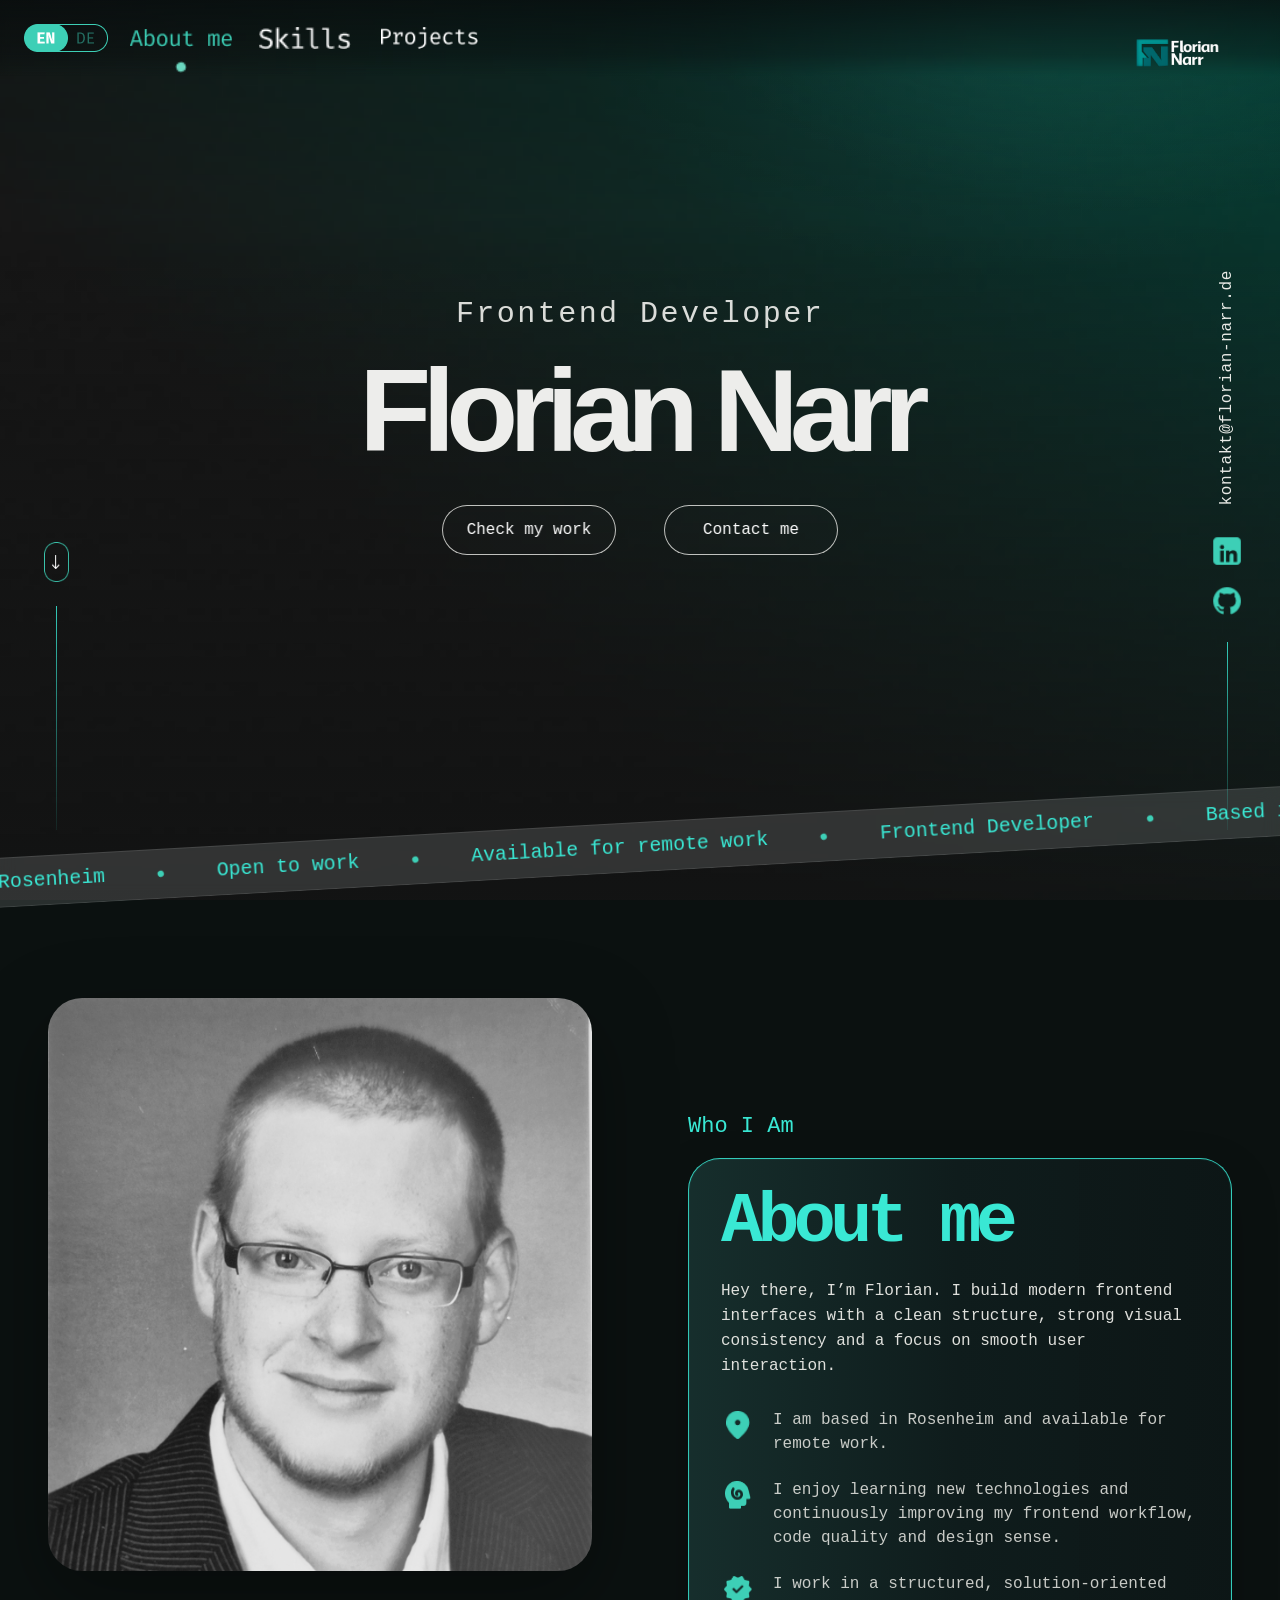
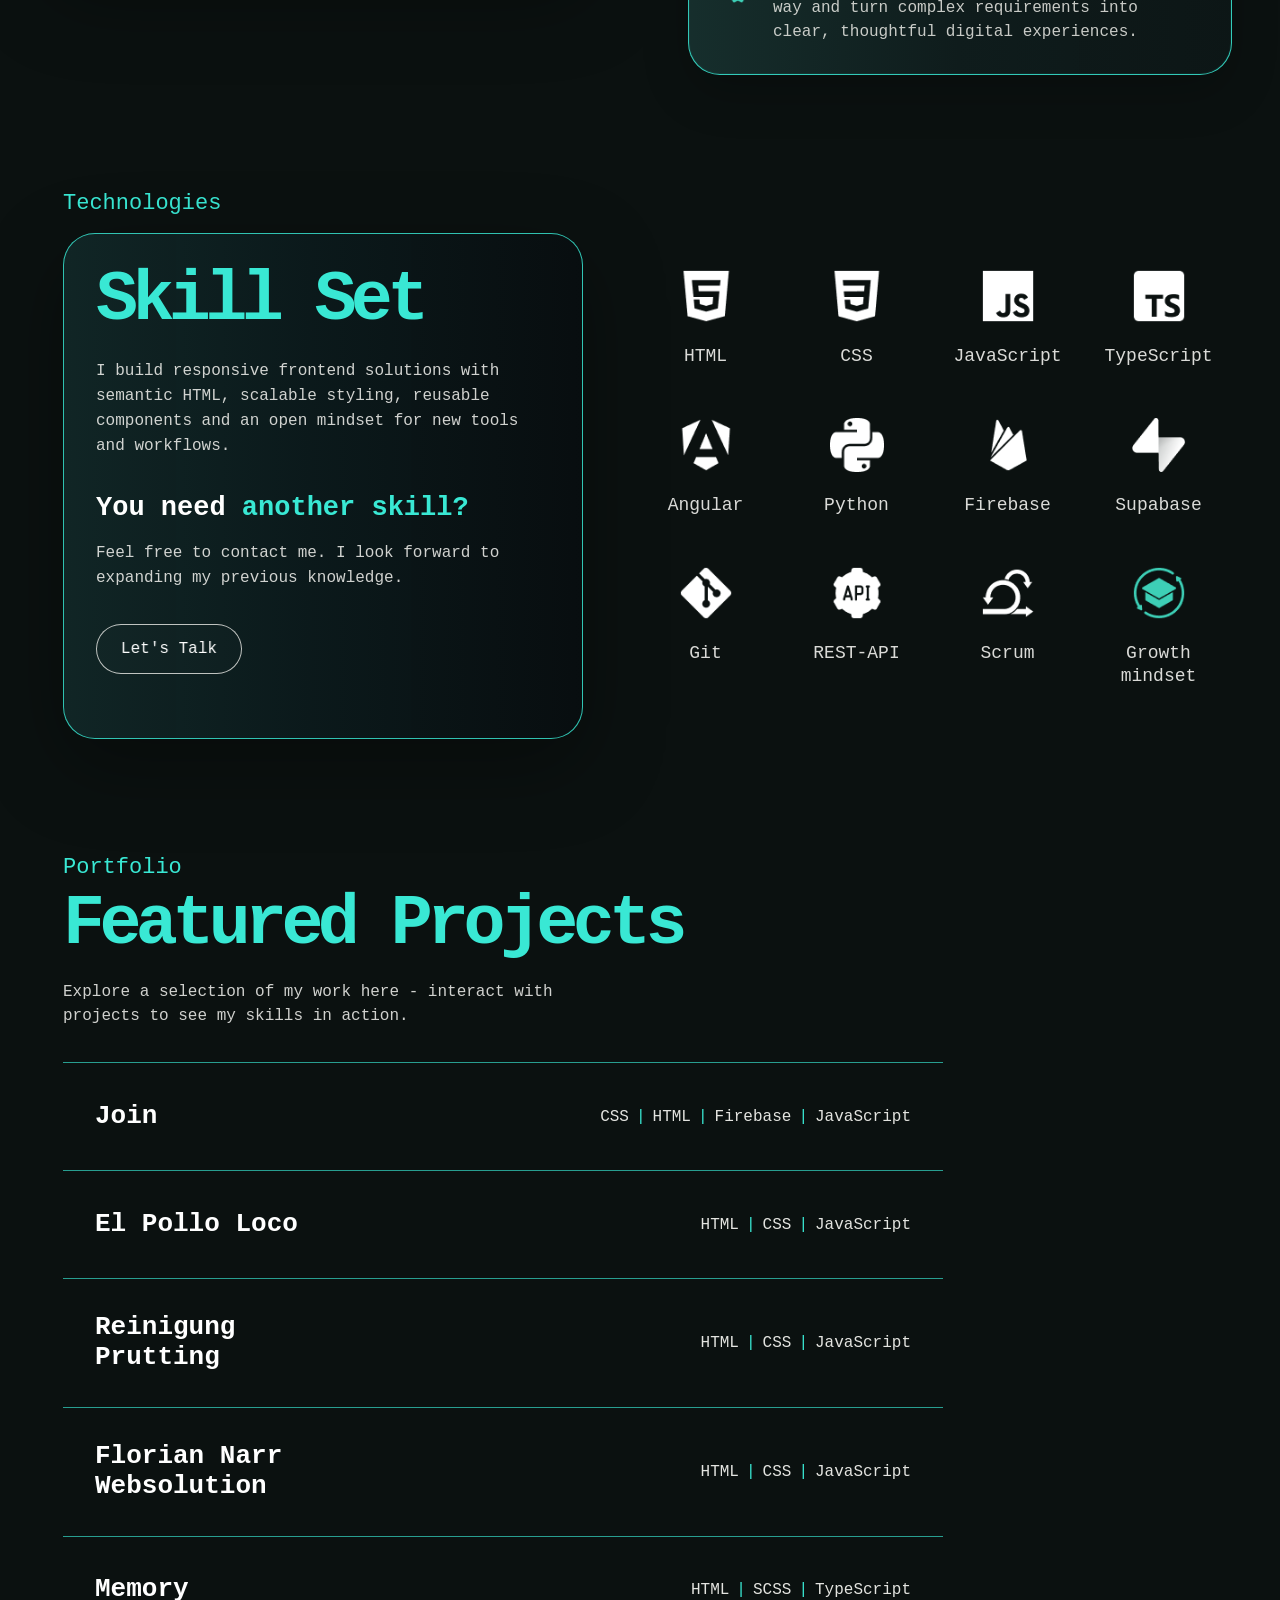
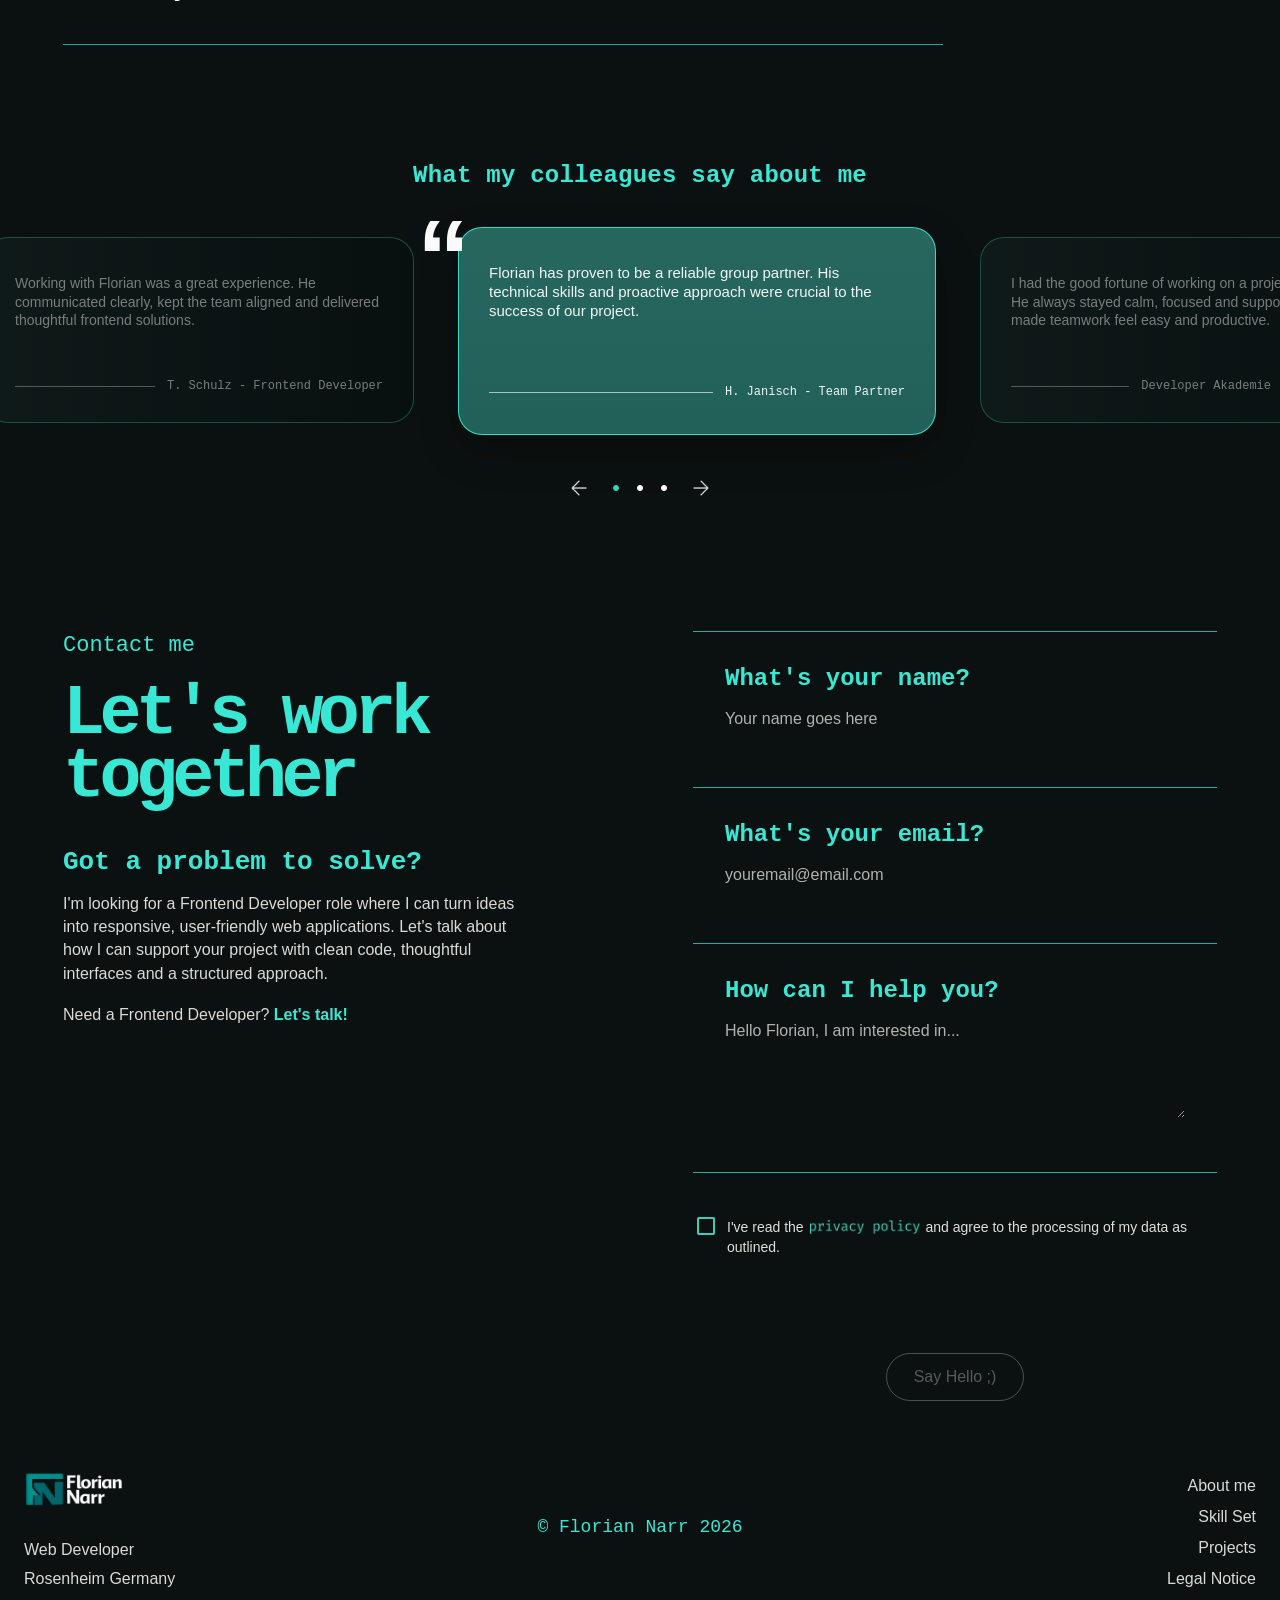
<file: index.html>
<!DOCTYPE html>
<html lang="en">
<head>
  <meta charset="UTF-8" />
  <meta name="robots" content="noindex, noimageindex" />
  <meta name="viewport" content="width=device-width, initial-scale=1.0" />
  <title>Florian Narr | Frontend Developer</title>
  
  <link rel="icon" type="image/png" href="./assets/imgs/Header/logo_responsive.png" />

  <link rel="preload" href="/font/Karla-Regular.ttf" as="font" type="font/ttf" crossorigin />
  <link rel="preload" href="/font/Karla-Bold.ttf" as="font" type="font/ttf" crossorigin />
  <link rel="preload" href="/font/FiraCode-Bold.ttf" as="font" type="font/ttf" crossorigin />

<link rel="stylesheet" href="style.css" />
<link rel="stylesheet" href="./styles/header.css" />
<link rel="stylesheet" href="./styles/footer.css" />
<link rel="stylesheet" href="./styles/hero.css" />
<link rel="stylesheet" href="./styles/about-me.css" />
<link rel="stylesheet" href="./styles/skills.css" />
<link rel="stylesheet" href="./styles/projects.css" />
<link rel="stylesheet" href="./styles/references.css" />
<link rel="stylesheet" href="./styles/contact.css" />
<link rel="stylesheet" href="./styles/overlay.css" />
<link rel="stylesheet" href="./styles/legal.css">

<script src="./scripts/data.js" defer></script>
<script src="./scripts/state.js" defer></script>
<script src="./scripts/helpers.js" defer></script>
<script src="./scripts/render.js" defer></script>
<script src="./scripts/language.js" defer></script>
<script src="./scripts/cursor.js" defer></script>
<script src="./scripts/contact.js" defer></script>
<script src="./scripts/navigation.js" defer></script>
<script src="script.js" defer></script>
</head>

<body>
  <header class="site-header">
  <div class="site-header__inner">
    <div class="site-header__left" id="siteHeaderMobileMenu">
      <button
        class="site-header__lang-button"
        type="button"
        aria-label="Switch language to German"
        aria-pressed="false"
      >
        <img
          src="/assets/imgs/Header/Language_switch.png"
          alt="Language switch"
          class="site-header__lang-switch"
        />
      </button>

      <nav class="site-header__nav" aria-label="Main navigation">
        <a href="#about" class="site-header__link" aria-label="About me">
          <img
            class="site-header__link-hover"
            src="/assets/imgs/Header/radio_button_unchecked.png"
            alt=""
            aria-hidden="true"
          />
        </a>

        <a href="#skills" class="site-header__link" aria-label="Skills">
          <img
            class="site-header__link-hover"
            src="/assets/imgs/Header/radio_button_unchecked.png"
            alt=""
            aria-hidden="true"
          />
        </a>

        <a href="#projects" class="site-header__link" aria-label="Projects">
          <img
            class="site-header__link-hover"
            src="/assets/imgs/Header/radio_button_unchecked.png"
            alt=""
            aria-hidden="true"
          />
        </a>
      </nav>
    </div>

    <a href="#hero" class="site-header__logo" aria-label="Florian Narr Startseite">
      <picture>
        <source
          media="(max-width: 768px)"
          srcset="/assets/imgs/Header/logo_responsive.png"
        />
        <img
          src="./assets/imgs/Header/Logo_Portfolio.png"
          alt="Florian Narr Logo"
          class="site-header__logo-image site-header__logo-image--default"
        />
      </picture>

      <img
        src="./assets/imgs/Header/logo_portfolio_hover.png"
        alt="Florian Narr Logo"
        class="site-header__logo-image site-header__logo-image--hover"
      />
    </a>

    <button
      class="site-header__menu-toggle"
      type="button"
      aria-label="Navigation öffnen"
      aria-expanded="false"
      aria-controls="siteHeaderMobileMenu"
    >
      <span></span>
      <span></span>
      <span></span>
    </button>
  </div>
</header>

  <main>
    <section class="hero" id="hero">
      <div class="hero__inner">
        <div class="hero__center">
          <p class="hero__role">Frontend Developer</p>
          <h1 class="hero__title">Florian Narr</h1>

          <div class="hero__actions">
            <a class="hero__button" href="#projects" aria-label="Check my work">
              <span class="hero__button-size" aria-hidden="true">Check my work</span>
              <span class="hero__button-marquee" aria-hidden="true">
                <span class="hero__button-text">Check my work</span>
                <span class="hero__button-text">Check my work</span>
              </span>
            </a>

            <a class="hero__button" href="#contact" aria-label="Contact me">
              <span class="hero__button-size" aria-hidden="true">Contact me</span>
              <span class="hero__button-marquee" aria-hidden="true">
                <span class="hero__button-text">Contact me</span>
                <span class="hero__button-text">Contact me</span>
              </span>
            </a>
          </div>
        </div>

        <div class="hero__left-rail">
          <a class="hero__arrow" href="#about" aria-label="Scroll to next section">
            <img
              class="hero__arrow-bg"
              src="./assets/imgs/hero/Rectangle 38.png"
              alt=""
              aria-hidden="true"
            />
            <img
              class="hero__arrow-vector"
              src="./assets/imgs/hero/Vector 8.png"
              alt=""
              aria-hidden="true"
            />
          </a>
          <span class="hero__rail-line" aria-hidden="true"></span>
        </div>

        <div class="hero__right-rail">
          <span class="hero__rail-label">kontakt@florian-narr.de</span>

          <div class="hero__socials" aria-label="Social Links">
            <a class="hero__social-link hero__social-link--email" href="mailto:kontakt@florian-narr.de" aria-label="E-Mail">
              <img
                class="hero__social-icon hero__social-icon--default"
                src="./assets/imgs/hero/Property 1=Mail.png"
                alt=""
              />
              <img
                class="hero__social-icon hero__social-icon--hover"
                src="./assets/imgs/hero/Property 1=Mail Hover.png"
                alt=""
              />
            </a>

            <a
              class="hero__social-link"
              href="https://www.linkedin.com/in/florian-narr-74b0b42a6/"
              target="_blank"
              rel="noopener noreferrer"
              aria-label="LinkedIn"
            >
              <img
                class="hero__social-icon hero__social-icon--default"
                src="./assets/imgs/hero/Property 1=Linkedin.png"
                alt=""
              />
              <img
                class="hero__social-icon hero__social-icon--hover"
                src="./assets/imgs/hero/Property 1=Linkedin Hovevr.png"
                alt=""
              />
            </a>

            <a
              class="hero__social-link"
              href="https://github.com/FloN89"
              target="_blank"
              rel="noopener noreferrer"
              aria-label="GitHub"
            >
              <img
                class="hero__social-icon hero__social-icon--default"
                src="./assets/imgs/hero/Property 1=GitHub.png"
                alt=""
              />
              <img
                class="hero__social-icon hero__social-icon--hover"
                src="./assets/imgs/hero/Property 1=GitHub Hover.png"
                alt=""
              />
            </a>
          </div>

          <span class="hero__rail-line" aria-hidden="true"></span>
        </div>

        <div class="hero__ticker-wrap">
          <div class="hero__ticker" aria-label="Status Banner">
            <div class="hero__ticker-track">
              <span class="hero__ticker-item">Based in Rosenheim</span>
              <img class="hero__ticker-dot" src="./assets/imgs/hero/radio_button_unchecked.png" alt="" />
              <span class="hero__ticker-item">Open to work</span>
              <img class="hero__ticker-dot" src="./assets/imgs/hero/radio_button_unchecked.png" alt="" />
              <span class="hero__ticker-item">Available for remote work</span>
              <img class="hero__ticker-dot" src="./assets/imgs/hero/radio_button_unchecked.png" alt="" />
              <span class="hero__ticker-item">Frontend Developer</span>
              <img class="hero__ticker-dot" src="./assets/imgs/hero/radio_button_unchecked.png" alt="" />
              <span class="hero__ticker-item">Based in Rosenheim</span>
              <img class="hero__ticker-dot" src="./assets/imgs/hero/radio_button_unchecked.png" alt="" />
              <span class="hero__ticker-item">Open to work</span>
              <img class="hero__ticker-dot" src="./assets/imgs/hero/radio_button_unchecked.png" alt="" />
              <span class="hero__ticker-item">Available for remote work</span>
              <img class="hero__ticker-dot" src="./assets/imgs/hero/radio_button_unchecked.png" alt="" />
              <span class="hero__ticker-item">Frontend Developer</span>
              <span class="hero__ticker-item">Based in Rosenheim</span>
              <img class="hero__ticker-dot" src="./assets/imgs/hero/radio_button_unchecked.png" alt="" />
              <span class="hero__ticker-item">Open to work</span>
              <img class="hero__ticker-dot" src="./assets/imgs/hero/radio_button_unchecked.png" alt="" />
              <span class="hero__ticker-item">Available for remote work</span>
              <img class="hero__ticker-dot" src="./assets/imgs/hero/radio_button_unchecked.png" alt="" />
              <span class="hero__ticker-item">Frontend Developer</span>
            </div>
          </div>
        </div>
      </div>
    </section>

    <section class="about" id="about">
      <div class="about__inner">
        <div class="about__media">
          <div class="about__image-frame">
            <img
              src="./assets/imgs/about me/portfolio_img.jpg"
              alt="Portfolio owner"
              class="about__image"
            />
          </div>
        </div>

        <div class="about__content">
          <p class="about__eyebrow">Who I Am</p>

          <div class="about__card">
            <h2 class="about__title">About me</h2>

            <p class="about__intro">
              Hey there, I’m Florian. I build modern frontend interfaces with a clean
              structure, strong visual consistency and a focus on smooth user interaction.
            </p>

            <ul class="about__list">
              <li class="about__item">
                <div class="about__icon">
                  <img src="./assets/imgs/about me/location_on.png" alt="Location icon" />
                </div>
                <p>I am based in Rosenheim and available for remote work.</p>
              </li>

              <li class="about__item">
                <div class="about__icon">
                  <img src="./assets/imgs/about me/Property 1=cognition.png" alt="Mindset icon" />
                </div>
                <p>
                  I enjoy learning new technologies and continuously improving my frontend
                  workflow, code quality and design sense.
                </p>
              </li>

              <li class="about__item">
                <div class="about__icon">
                  <img src="./assets/imgs/about me/new_releases.png" alt="Approach icon" />
                </div>
                <p>
                  I work in a structured, solution-oriented way and turn complex
                  requirements into clear, thoughtful digital experiences.
                </p>
              </li>
            </ul>
          </div>
        </div>
      </div>
    </section>

    <section class="skills-section" id="skills">
      <div class="skills-wrapper">
        <div class="skills-left">
          <span class="skills-eyebrow">Technologies</span>

          <div class="skills-card">
            <h2 class="skills-title">Skill Set</h2>

            <p class="skills-text">
              I build responsive frontend solutions with semantic HTML, scalable styling,
              reusable components and an open mindset for new tools and workflows.
            </p>

            <h3 class="skills-subtitle">
              You need <span>another skill?</span>
            </h3>

            <p class="skills-small-text">
              Feel free to contact me. I look forward to expanding my previous knowledge.
            </p>

            <a href="#contactForm" class="skills-btn" aria-label="Lets Talk">
              <span class="skills-btn__size" aria-hidden="true">Lets Talk</span>
              <span class="skills-btn__marquee" aria-hidden="true">
                <span class="skills-btn__text">Lets Talk</span>
                <span class="skills-btn__text">Lets Talk</span>
              </span>
            </a>
          </div>
        </div>

        <div class="skills-right">
          <div class="skills-grid" id="skillsGrid"></div>
        </div>
      </div>
    </section>

    <section class="projects-section" id="projects">
      <div class="projects-shell">
        <div class="projects-header">
          <span class="projects-eyebrow">Portfolio</span>
          <h2 class="projects-title">Featured Projects</h2>
          <p class="projects-intro">
            Explore a selection of my work here - interact with projects to see my skills in action.
          </p>
        </div>

        <div class="projects-list" id="projectsList"></div>
      </div>
    </section>

    <div class="project-overlay" id="projectOverlay" aria-hidden="true">
      <div class="project-overlay__backdrop" data-close-overlay></div>

      <article
        class="project-overlay__panel"
        role="dialog"
        aria-modal="true"
        aria-labelledby="projectOverlayTitle"
      >
        <button
          type="button"
          class="project-overlay__close"
          id="projectOverlayClose"
          aria-label="Overlay schließen"
          data-close-overlay
        >
          <span></span>
          <span></span>
        </button>

        <div class="project-overlay__content">
          <div class="project-overlay__copy">
            <span class="project-overlay__number" id="projectOverlayNumber">01</span>

            <h3 class="project-overlay__title" id="projectOverlayTitle">Join</h3>

            <h4 class="project-overlay__question" id="projectOverlayQuestion">
              What is this project about?
            </h4>

            <p class="project-overlay__text" id="projectOverlayText">
              Task manager inspired by the Kanban System. Create and organize tasks using drag
              and drop functions, assign users and categories.
            </p>

            <div class="project-overlay__stack" id="projectOverlayStack"></div>

            <div class="project-overlay__actions">
              <a
                class="project-overlay__button"
                id="projectOverlayGithub"
                href="#"
                target="_blank"
                rel="noopener noreferrer"
              >
                GitHub <span aria-hidden="true">↗</span>
              </a>

              <a
                class="project-overlay__button"
                id="projectOverlayLive"
                href="#"
                target="_blank"
                rel="noopener noreferrer"
              >
                Live Test <span aria-hidden="true">↗</span>
              </a>
            </div>
          </div>

          <div class="project-overlay__media">
            <div class="project-overlay__preview" id="projectOverlayPreview"></div>
          </div>
        </div>

        <button type="button" class="project-overlay__next" id="projectOverlayNext">
          <span id="projectOverlayNextText">Next project</span>
          <img
            class="project-overlay__next-icon"
            src="./assets/imgs/references/arrow_forward-1.png"
            alt=""
            aria-hidden="true"
          />
        </button>
      </article>
    </div>

    <section class="references-section" id="references">
      <div class="references-shell">
        <span class="references-eyebrow">What my colleagues say about me</span>
        <h2 class="references-title">What my colleagues say about me</h2>

        <div class="references-stage" id="referencesStage" aria-live="polite"></div>

        <div class="references-controls">
          <button
            type="button"
            class="references-nav"
            id="referencesPreviousButton"
            aria-label="Vorherige Referenz"
          >
            <img
              class="references-nav__icon references-nav__icon--default"
              src="./assets/imgs/references/arrow_back-1.png"
              alt=""
            />
            <img
              class="references-nav__icon references-nav__icon--hover"
              src="./assets/imgs/references/arrow_back.png"
              alt=""
            />
          </button>

          <div class="references-dots" id="referencesDots"></div>

          <button
            type="button"
            class="references-nav"
            id="referencesNextButton"
            aria-label="Nächste Referenz"
          >
            <img
              class="references-nav__icon references-nav__icon--default"
              src="./assets/imgs/references/arrow_forward.png"
              alt=""
            />
            <img
              class="references-nav__icon references-nav__icon--hover"
              src="./assets/imgs/references/arrow_forward-1.png"
              alt=""
            />
          </button>
        </div>
      </div>
    </section>

    <section class="contact-section" id="contact" aria-labelledby="contactTitle">
      <div class="contact-shell">
        <div class="contact-copy">
          <span class="contact-eyebrow">Contact me</span>
          <h2 class="contact-title" id="contactTitle">Lets work together</h2>
          <h3 class="contact-subtitle">Got a problem to solve?</h3>

          <p class="contact-text">
            I'm looking for a Frontend Developer role where I can turn ideas into responsive,
            user-friendly web applications. Let's talk about how I can support your project
            with clean code, thoughtful interfaces and a structured approach.
          </p>

          <p class="contact-text contact-text--small">
            Need a Frontend Developer?
            <a href="#contactForm">Lets talk!</a>
          </p>
        </div>

        <form id="contactForm" class="contact-form" action="contact_form_mail.php" method="post" novalidate>
          <div class="contact-form__field">
            <label class="contact-form__label" for="contactName">Whats your name?</label>
            <input
              class="contact-form__input"
              type="text"
              id="contactName"
              name="name"
              placeholder="Your name goes here"
              autocomplete="name"
            />
          </div>

          <div class="contact-form__field">
            <label class="contact-form__label" for="contactEmail">Whats your email?</label>
            <input
              class="contact-form__input"
              type="email"
              id="contactEmail"
              name="email"
              placeholder="youremail@email.com"
              autocomplete="email"
            />
          </div>

          <div class="contact-form__field contact-form__field--message">
            <label class="contact-form__label" for="contactMessage">How can I help you?</label>
            <textarea
              class="contact-form__textarea"
              id="contactMessage"
              name="message"
              placeholder="Hello Florian, I am interested in..."
              rows="4"
            ></textarea>
          </div>

          <div class="contact-form__privacy">
            <label class="contact-checkbox" for="contactPrivacy">
              <input
                class="contact-checkbox__input"
                type="checkbox"
                id="contactPrivacy"
                name="privacy"
              />
              <span class="contact-checkbox__visual" aria-hidden="true"></span>
              <span class="contact-checkbox__text">
               Ive read the <a href="/html/privacy.html#en" class="contact-checkbox__privacy-link" aria-label="Privacy policy"><img class="contact-checkbox__privacy-img contact-checkbox__privacy-img--default" src="assets/imgs/contact form/privacy policy.png" alt="privacy policy" /><img class="contact-checkbox__privacy-img contact-checkbox__privacy-img--hover" src="assets/imgs/contact form/privacy policy-1.png" alt="" aria-hidden="true" /></a> and agree to the processing of my
                data as outlined.
              </span>
            </label>
          </div>

          <button class="contact-form__submit" type="submit">Say Hello ;)</button>
        </form>
      </div>
    </section>
  </main>

  <footer class="site-footer">
  <div class="site-footer__inner">
    <div class="site-footer__left">
      <a href="#hero" class="site-footer__brand" aria-label="Back to homepage">
        <img
          src="./assets/imgs/Header/Logo_Portfolio.png"
          alt="Florian Narr Logo"
          class="site-footer__logo-image site-footer__logo-image--default"
        />
        <img
          src="./assets/imgs/Header/logo_portfolio_hover.png"
          alt="Florian Narr Logo"
          class="site-footer__logo-image site-footer__logo-image--hover"
        />
      </a>

      <div class="site-footer__meta">
        <span>Web Developer</span>
        <span>Rosenheim Germany</span>
      </div>
    </div>

    <div class="site-footer__center">
      <span>© Florian Narr 2026</span>
    </div>

    <nav class="site-footer__nav" aria-label="Footer navigation">
      <a href="#about">About me</a>
      <a href="#skills">Skill Set</a>
      <a href="#projects">Projects</a>
      <a href="/html/legal.html">Legal Notice</a>
    </nav>
  </div>
</footer>
</body>
</html>
</file>
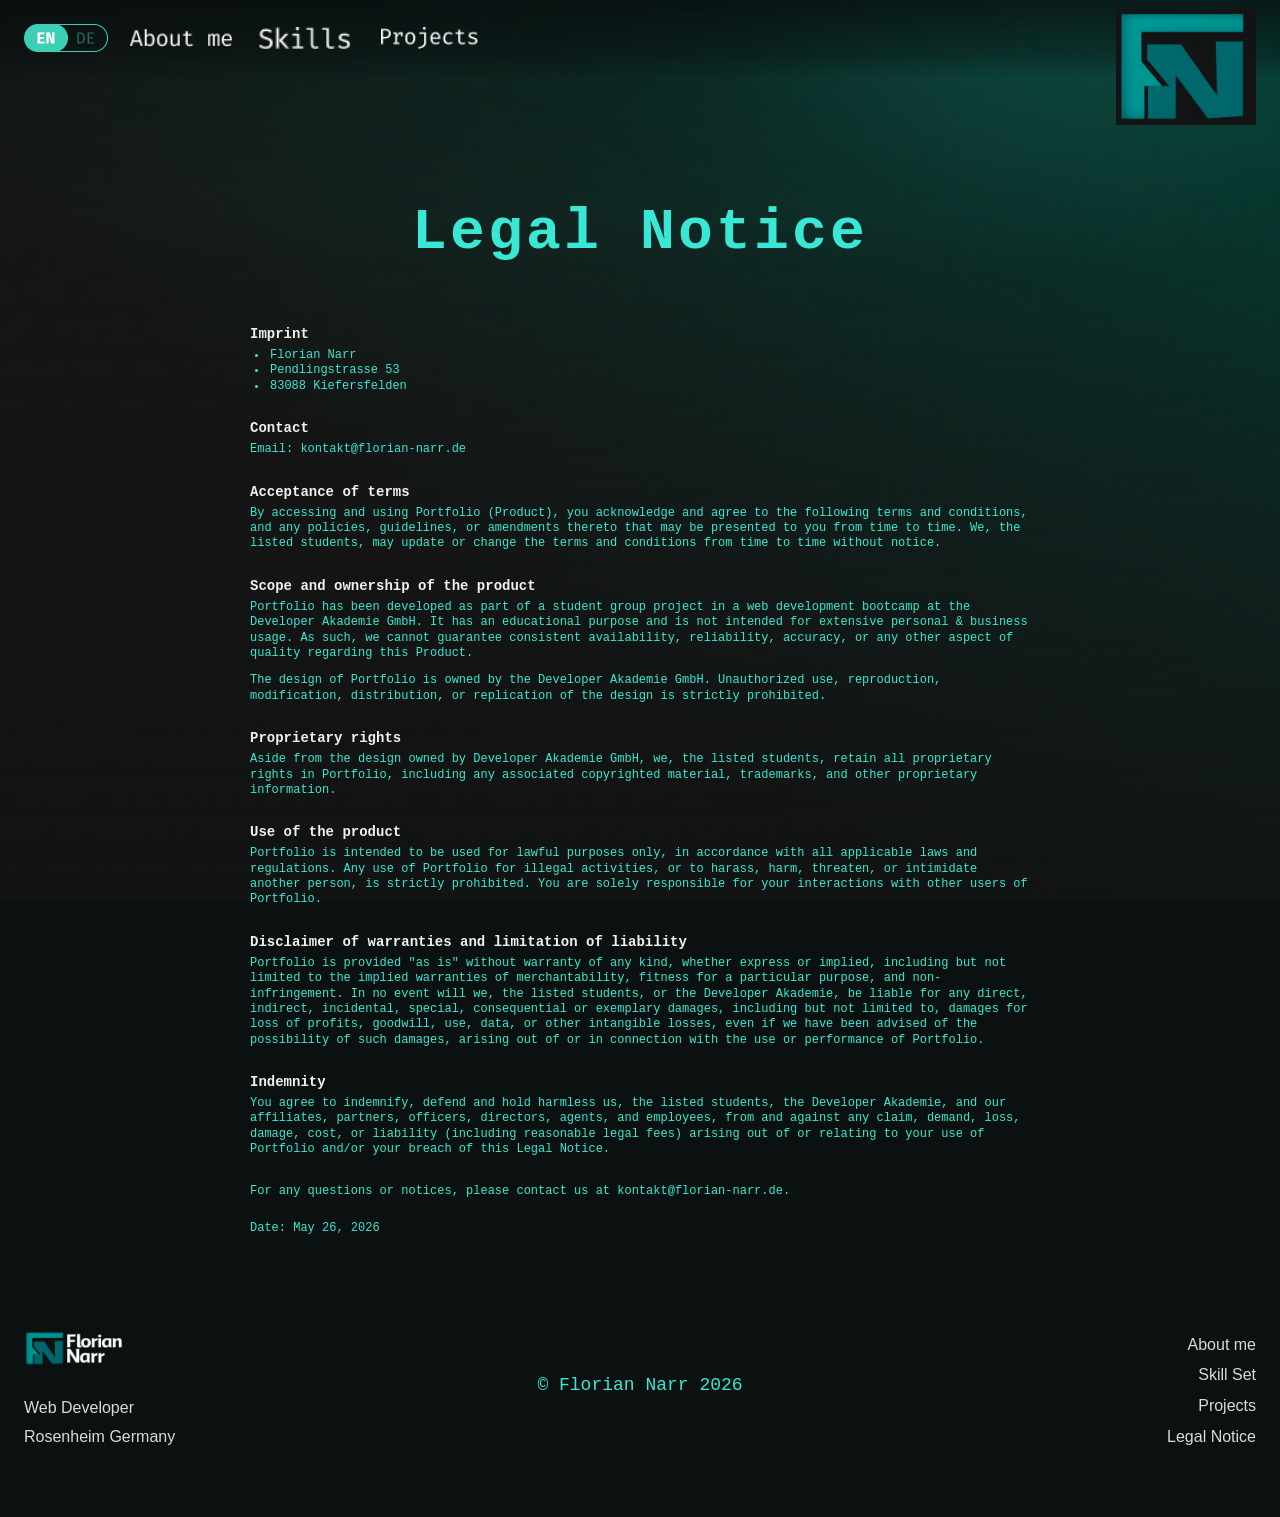
<file: html/legal.html>
<!DOCTYPE html>
<html lang="en">
<head>
  <meta charset="UTF-8" />
  <meta name="robots" content="noindex, noimageindex" />
  <meta name="viewport" content="width=device-width, initial-scale=1.0" />

  <title>Legal Notice | Florian Narr</title>

  <link rel="icon" type="image/png" href="../assets/imgs/Header/logo_responsive.png" />

  <link rel="preload" href="../font/Karla-Regular.ttf" as="font" type="font/ttf" crossorigin />
  <link rel="preload" href="../font/Karla-Bold.ttf" as="font" type="font/ttf" crossorigin />
  <link rel="preload" href="../font/FiraCode-Bold.ttf" as="font" type="font/ttf" crossorigin />

  <link rel="stylesheet" href="../style.css" />
  <link rel="stylesheet" href="../styles/header.css" />
  <link rel="stylesheet" href="../styles/footer.css" />
  <link rel="stylesheet" href="../styles/legal.css" />

</head>

<body>
  <header class="site-header">
    <div class="site-header__inner">
      <div class="site-header__left" id="siteHeaderMobileMenu">
        <button
          class="site-header__lang-button"
          type="button"
          aria-label="Switch language to German"
          aria-pressed="false"
        >
          <img
            src="../assets/imgs/Header/Language_switch.png"
            alt="Language switch"
            class="site-header__lang-switch"
          />
        </button>

        <nav class="site-header__nav" aria-label="Main navigation">
          <a href="#about" class="site-header__link" aria-label="About me">
            <img
              class="site-header__link-hover"
              src="../assets/imgs/Header/radio_button_unchecked.png"
              alt=""
              aria-hidden="true"
            />
          </a>

          <a href="#skills" class="site-header__link" aria-label="Skills">
            <img
              class="site-header__link-hover"
              src="../assets/imgs/Header/radio_button_unchecked.png"
              alt=""
              aria-hidden="true"
            />
          </a>

          <a href="#projects" class="site-header__link" aria-label="Projects">
            <img
              class="site-header__link-hover"
              src="../assets/imgs/Header/radio_button_unchecked.png"
              alt=""
              aria-hidden="true"
            />
          </a>
        </nav>
      </div>

      <a href="#hero" class="site-header__logo" aria-label="Florian Narr Startseite">
        <picture>
          <source
            media="(max-width: 768px)"
            srcset="../assets/imgs/Header/logo_responsive.png"
          />
          <img
            src="../assets/imgs/Header/Logo_Portfolio.png"
            alt="Florian Narr Logo"
            class="site-header__logo-image site-header__logo-image--default"
          />
        </picture>

        <img
          src="../assets/imgs/Header/logo_portfolio_hover.png"
          alt="Florian Narr Logo"
          class="site-header__logo-image site-header__logo-image--hover"
        />
      </a>

      <button
        class="site-header__menu-toggle"
        type="button"
        aria-label="Navigation öffnen"
        aria-expanded="false"
        aria-controls="siteHeaderMobileMenu"
      >
        <span></span>
        <span></span>
        <span></span>
      </button>
    </div>
  </header>

  <main class="legal-page">
    <a class="legal-page__back" href="#hero" aria-label="Back to homepage">←</a>

    <section class="legal-notice" aria-labelledby="legalNoticeTitle">
      <h1 class="legal-notice__title" id="legalNoticeTitle">Legal Notice</h1>

      <div class="legal-notice__content" id="legalNoticeContent"></div>
    </section>
  </main>

  <footer class="site-footer">
    <div class="site-footer__inner">
      <div class="site-footer__left">
        <a href="#hero" class="site-footer__brand" aria-label="Back to homepage">
          <img
            src="../assets/imgs/Header/Logo_Portfolio.png"
            alt="Florian Narr Logo"
            class="site-footer__logo-image site-footer__logo-image--default"
          />
          <img
            src="../assets/imgs/Header/logo_portfolio_hover.png"
            alt="Florian Narr Logo"
            class="site-footer__logo-image site-footer__logo-image--hover"
          />
        </a>

        <div class="site-footer__meta">
          <span>Web Developer</span>
          <span>Rosenheim Germany</span>
        </div>
      </div>

      <div class="site-footer__center">
        <span>© Florian Narr 2026</span>
      </div>

      <nav class="site-footer__nav" aria-label="Footer navigation">
        <a href="#about">About me</a>
        <a href="#skills">Skill Set</a>
        <a href="#projects">Projects</a>
        <a href="/html/legal.html">Legal Notice</a>
      </nav>
    </div>
  </footer>

<script src="../scripts/legal.js"></script>
</body>
</html>
</file>
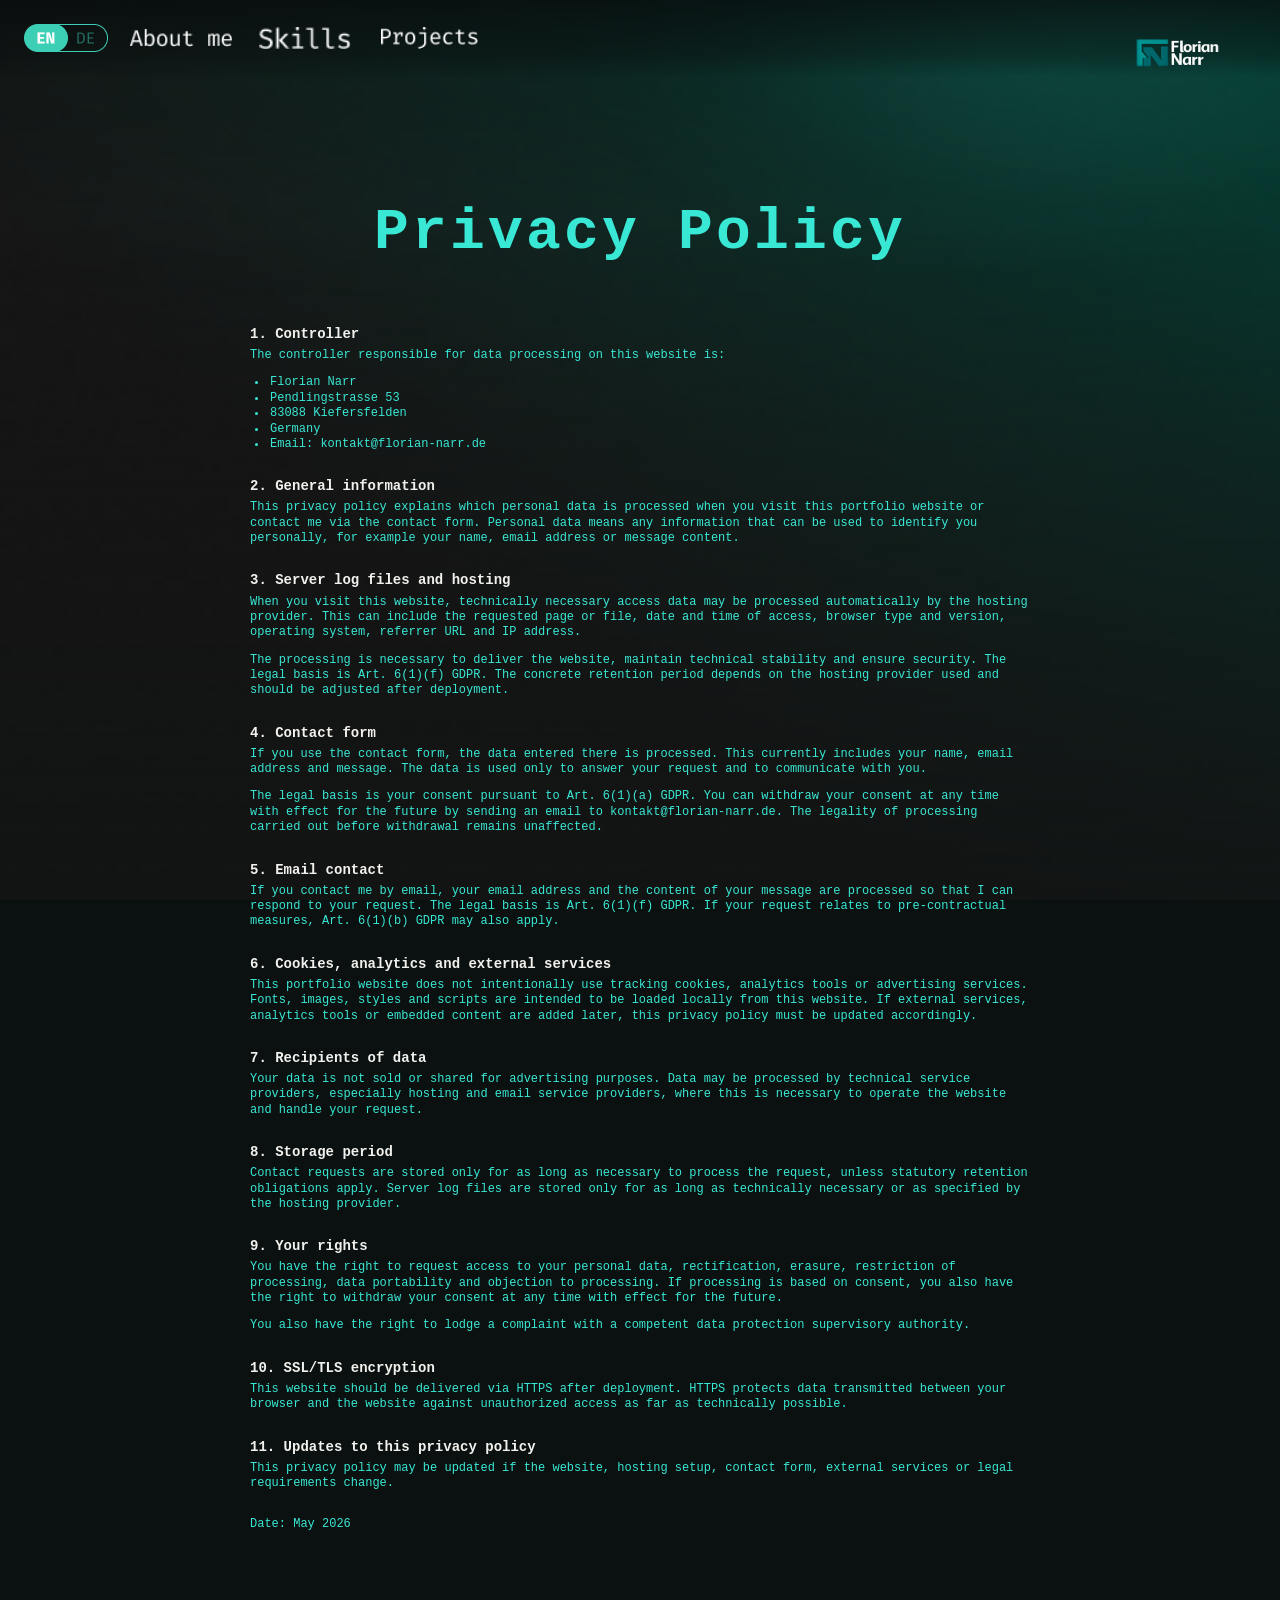
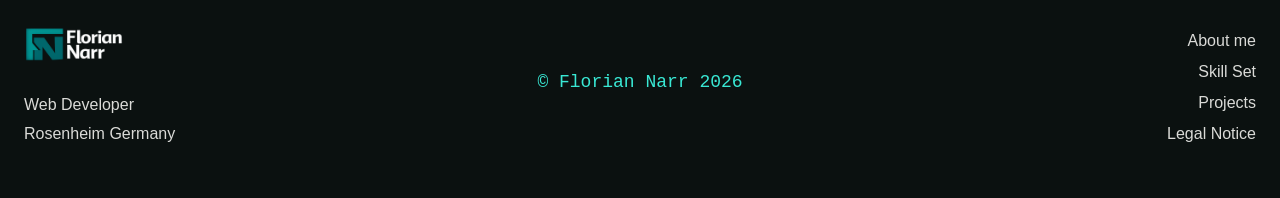
<file: html/privacy.html>
<!DOCTYPE html>
<html lang="en">
<head>
  <meta charset="UTF-8" />
  <meta name="robots" content="noindex, noimageindex" />
  <meta name="viewport" content="width=device-width, initial-scale=1.0" />
  <title>Privacy Policy | Florian Narr</title>

  <link rel="icon" type="image/png" href="../assets/imgs/Header/logo_responsive.png" />

  <link rel="preload" href="../font/Karla-Regular.ttf" as="font" type="font/ttf" crossorigin />
  <link rel="preload" href="../font/Karla-Bold.ttf" as="font" type="font/ttf" crossorigin />
  <link rel="preload" href="../font/FiraCode-Bold.ttf" as="font" type="font/ttf" crossorigin />

  <link rel="stylesheet" href="../style.css" />
  <link rel="stylesheet" href="../styles/header.css" />
  <link rel="stylesheet" href="../styles/footer.css" />
  <link rel="stylesheet" href="../styles/legal.css" />

  <script src="../scripts/privacy.js" defer></script>
</head>

<body>
  <header class="site-header">
    <div class="site-header__inner">
      <div class="site-header__left" id="siteHeaderMobileMenu">
        <button
          class="site-header__lang-button"
          type="button"
          aria-label="Switch language to German"
          aria-pressed="false"
        >
          <img
            src="../assets/imgs/Header/Language_switch.png"
            alt="Language switch"
            class="site-header__lang-switch"
          />
        </button>

        <nav class="site-header__nav" aria-label="Main navigation">
          <a href="#about" class="site-header__link" aria-label="About me">
            <img
              class="site-header__link-hover"
              src="../assets/imgs/Header/radio_button_unchecked.png"
              alt=""
              aria-hidden="true"
            />
          </a>

          <a href="#skills" class="site-header__link" aria-label="Skills">
            <img
              class="site-header__link-hover"
              src="../assets/imgs/Header/radio_button_unchecked.png"
              alt=""
              aria-hidden="true"
            />
          </a>

          <a href="#projects" class="site-header__link" aria-label="Projects">
            <img
              class="site-header__link-hover"
              src="../assets/imgs/Header/radio_button_unchecked.png"
              alt=""
              aria-hidden="true"
            />
          </a>
        </nav>
      </div>

      <a href="../index.html#hero" class="site-header__logo" aria-label="Florian Narr homepage">
        <picture>
          <img
            src="../assets/imgs/Header/Logo_Portfolio.png"
            alt="Florian Narr Logo"
            class="site-header__logo-image site-header__logo-image--default"
          />
          <img
            src="../assets/imgs/Header/logo_portfolio_hover.png"
            alt="Florian Narr Logo"
            class="site-header__logo-image site-header__logo-image--hover"
          />
        </picture>
      </a>

      <button
        class="site-header__menu-toggle"
        type="button"
        aria-label="Open navigation"
        aria-expanded="false"
        aria-controls="siteHeaderMobileMenu"
      >
        <span></span>
        <span></span>
        <span></span>
      </button>
    </div>
  </header>

  <main class="legal-page">
    <a href="../index.html#contact" class="legal-page__back" aria-label="Back to homepage">←</a>

    <section class="legal-notice" aria-labelledby="privacyNoticeTitle">
      <h1 class="legal-notice__title" id="privacyNoticeTitle">Privacy Policy</h1>

      <div class="legal-notice__content" id="privacyNoticeContent">
        <section class="legal-notice__block">
          <h2>1. Controller</h2>
          <p>The controller responsible for data processing on this website is:</p>
          <ul>
            <li>Florian Narr</li>
            <li>Pendlingstrasse 53</li>
            <li>83088 Kiefersfelden</li>
            <li>Germany</li>
            <li>Email: <a href="mailto:kontakt@florian-narr.de">kontakt@florian-narr.de</a></li>
          </ul>
        </section>
      </div>
    </section>
  </main>

  <footer class="site-footer">
    <div class="site-footer__inner">
      <div class="site-footer__left">
        <a href="../index.html#hero" class="site-footer__brand" aria-label="Back to homepage">
          <img
            src="../assets/imgs/Header/Logo_Portfolio.png"
            alt="Florian Narr Logo"
            class="site-footer__logo-image site-footer__logo-image--default"
          />
          <img
            src="../assets/imgs/Header/logo_portfolio_hover.png"
            alt="Florian Narr Logo"
            class="site-footer__logo-image site-footer__logo-image--hover"
          />
        </a>

        <div class="site-footer__meta">
          <span>Web Developer</span>
          <span>Rosenheim Germany</span>
        </div>
      </div>

      <div class="site-footer__center">
        <span>© Florian Narr 2026</span>
      </div>

      <nav class="site-footer__nav" aria-label="Footer navigation">
        <a href="#about">About me</a>
        <a href="#skills">Skill Set</a>
        <a href="#projects">Projects</a>
        <a href="./legal.html">Legal Notice</a>
      </nav>
    </div>
  </footer>
</body>
</html>
</file>
<file: style.css>
@font-face {
  font-family: "Karla";
  src: url("/font/Karla-Regular.ttf") format("truetype");
  font-weight: 400;
  font-style: normal;
  font-display: swap;
}

@font-face {
  font-family: "Karla";
  src: url("/font/Karla-Bold.ttf") format("truetype");
  font-weight: 700;
  font-style: normal;
  font-display: swap;
}

@font-face {
  font-family: "Fira Code";
  src: url("/font/FiraCode-Bold.ttf") format("truetype");
  font-weight: 700;
  font-style: normal;
  font-display: swap;
}

:root {
  --background-main: #0f1111;
  --background-panel: #132422;
  --text-main: #f1f1ed;
  --text-soft: rgba(241, 241, 237, 0.88);
  --text-dim: rgba(241, 241, 237, 0.68);
  --accent: #39e8d4;
  --accent-strong: #1ef7df;
  --line: rgba(57, 232, 212, 0.56);
  --line-soft: rgba(255, 255, 255, 0.09);
  --shadow-large: 0 26px 80px rgba(0, 0, 0, 0.34);
}

* {
  box-sizing: border-box;
}

html {
  scroll-behavior: smooth;
  scroll-padding-top: 76px;
  overflow-x: hidden;
  overflow-x: clip;
}

body {
  position: relative;
  isolation: isolate;
  margin: 0;
  min-height: 100vh;
  overflow-x: hidden;
  overflow-x: clip;
  overscroll-behavior-y: contain;
  -webkit-overflow-scrolling: touch;
  font-family: "Inter", sans-serif;
  color: var(--text-main);
  background: #0b1110;
}

body::before,
body::after {
  content: "";
  position: fixed;
  inset: 0;
  width: 100vw;
  min-width: 100%;
  pointer-events: none;
}

body::before {
  z-index: -2;
  opacity: 0.96;
  background-image:
    url("./assets/imgs/12. Skill set Background.png"),
    linear-gradient(180deg, #08100f 0%, #121313 44%, #121313 100%);
  background-position: center top, center;
  background-size: cover, cover;
  background-repeat: no-repeat, no-repeat;
}

body::after {
  z-index: -1;
  opacity: 0.98;
  background:
    linear-gradient(180deg, rgba(0, 0, 0, 0.28) 0%, rgba(0, 0, 0, 0.1) 24%, rgba(18, 19, 19, 0.86) 100%),
    radial-gradient(940px 460px at 88% 0%, rgba(57, 232, 212, 0.13), transparent 46%),
    radial-gradient(720px 380px at 78% 5%, rgba(57, 232, 212, 0.09), transparent 62%);
}

img {
  max-width: 100%;
  display: block;
}

a,
button,
input,
textarea {
  font: inherit;
}

a[href],
button:not(:disabled),
label,
summary,
[role="button"],
[role="link"],
[tabindex]:not([tabindex="-1"]) {
  cursor: pointer;
}

input[type="text"],
input[type="email"],
textarea {
  cursor: text;
}

button {
  border: 0;
}

section,
header,
footer,
main {
  position: relative;
  z-index: 1;
  background: transparent;
}

section,
[id] {
  scroll-margin-top: 96px;
}

::-webkit-scrollbar {
  width: 10px;
}

::-webkit-scrollbar-track {
  background: rgba(8, 16, 15, 0.9);
}

::-webkit-scrollbar-thumb {
  border: 2px solid rgba(8, 16, 15, 0.9);
  border-radius: 999px;
  background: rgba(57, 232, 212, 0.42);
}

::-webkit-scrollbar-thumb:hover {
  background: rgba(57, 232, 212, 0.64);
}

.cursor-shadow {
  position: fixed;
  left: 0;
  top: 0;
  z-index: 5000;
  width: 42px;
  height: 42px;
  border-radius: 999px;
  pointer-events: none;
  opacity: 0;
  mix-blend-mode: screen;
  will-change: transform;
  transform: translate3d(-50%, -50%, 0);
  transition: opacity 0.18s ease;
  background: radial-gradient(
    circle,
    rgba(57, 232, 212, 0.34) 0%,
    rgba(57, 232, 212, 0.16) 38%,
    transparent 72%
  );
  box-shadow:
    0 0 18px rgba(57, 232, 212, 0.42),
    0 0 44px rgba(57, 232, 212, 0.28);
}

body.cursor-shadow-visible .cursor-shadow {
  opacity: 1;
}

@media (pointer: coarse) {
  .cursor-shadow {
    display: none;
  }
}

:root {
  --responsive-gutter: 96px;
  --responsive-section-gap: 118px;
}

@media (max-width: 1320px) {
  :root {
    --responsive-gutter: 72px;
  }
}

@media (max-width: 1180px) {
  :root {
    --responsive-gutter: 64px;
    --responsive-section-gap: 104px;
  }
}

@media (max-width: 980px) {
  :root {
    --responsive-gutter: 56px;
    --responsive-section-gap: 96px;
  }

  html {
    scroll-padding-top: 86px;
  }
}

@media (max-width: 768px) {
  :root {
    --responsive-gutter: 28px;
    --responsive-section-gap: 76px;
  }

  html {
    scroll-padding-top: 104px;
  }

  /* Keep off-screen entrance animations within the mobile viewport. */
  [data-aos="fade-left"]:not(.aos-animate),
  [data-aos="fade-right"]:not(.aos-animate) {
    transform: translate3d(0, 32px, 0);
  }

  body::before {
    background-image:
      url("./assets/imgs/12. Skill set Background.png"),
      linear-gradient(180deg, #08100f 0%, #161818 35%, #191919 100%);
    background-position: center top, center;
    background-size: cover, cover;
    background-repeat: no-repeat, no-repeat;
  }

  body::after {
    background:
      linear-gradient(180deg, rgba(0, 0, 0, 0.34) 0%, rgba(0, 0, 0, 0.12) 30%, rgba(20, 22, 22, 0.9) 100%),
      radial-gradient(620px 360px at 86% 0%, rgba(57, 232, 212, 0.13), transparent 52%);
  }

  section,
  [id] {
    scroll-margin-top: 118px;
  }

  
}

@media (max-width: 360px) {
  :root {
    --responsive-gutter: 24px;
  }
}

@media (prefers-reduced-motion: reduce) {
  html,
  html:focus-within {
    scroll-behavior: auto;
  }

  *,
  *::before,
  *::after {
    animation-duration: 0.01ms !important;
    animation-iteration-count: 1 !important;
    scroll-behavior: auto !important;
    transition-duration: 0.01ms !important;
  }
}
</file>
<file: styles/header.css>
.site-header {
  position: sticky;
  top: 0;
  z-index: 1000;
  width: 100%;
  max-width: 100%;
  display: flex;
  justify-content: center;
  box-sizing: border-box;
  background: linear-gradient(
    180deg,
    rgba(8, 11, 12, 0.7) 0%,
    rgba(8, 11, 12, 0.34) 72%,
    transparent 100%
  );
  backdrop-filter: blur(4px);
  -webkit-backdrop-filter: blur(4px);
}

.site-header__inner {
  width: min(1440px, calc(100% - 48px));
  max-width: 1440px;
  min-height: 76px;
  margin: 0 auto;
  display: flex;
  align-items: center;
  justify-content: space-between;
  gap: 28px;
  box-sizing: border-box;
}

.site-header__left,
.site-header__nav,
.site-header__lang-button,
.site-header__link,
.site-header__logo {
  display: flex;
  align-items: center;
}

.site-header__left {
  gap: 28px;
}

.site-header__nav {
  gap: 30px;
}

.site-header__lang-button {
  width: 84px;
  height: 32px;
  padding: 0;
  justify-content: center;
  background: transparent;
}

.site-header__lang-switch {
  width: 84px;
  height: auto;
  object-fit: contain;
  transition: transform 0.24s ease;
}

.site-header__lang-button:hover .site-header__lang-switch,
.site-header__lang-button:focus-visible .site-header__lang-switch {
  transform: translateY(-1px) scale(1.03);
}

.site-header__link {
  position: relative;
  width: 112px;
  min-height: 42px;
  justify-content: center;
  text-decoration: none;
}

.site-header__link::before {
  content: "";
  position: absolute;
  left: 50%;
  top: 50%;
  width: 112px;
  height: 22px;
  pointer-events: none;
  background-position: center;
  background-size: contain;
  background-repeat: no-repeat;
  transform: translate(-50%, -50%);
  transition: transform 0.28s ease, filter 0.28s ease;
}

.site-header__link[href="#about"]::before {
  background-image: url("../assets/imgs/Header/about me.png");
}

.site-header__link[href="#about"].is-active::before,
.site-header__link[href="#about"]:active::before {
  background-image: url("../assets/imgs/Header/about me klick.png");
}

.site-header__link[href="#skills"]::before {
  background-image: url("../assets/imgs/Header/skills.png");
}

.site-header__link[href="#skills"].is-active::before,
.site-header__link[href="#skills"]:active::before {
  background-image: url("../assets/imgs/Header/skills klick.png");
}

.site-header__link[href="#projects"]::before {
  background-image: url("../assets/imgs/Header/projects.png");
}

.site-header__link[href="#projects"].is-active::before,
.site-header__link[href="#projects"]:active::before {
  background-image: url("../assets/imgs/Header/projects klick.png");
}

.site-header__link-hover {
  position: absolute;
  left: 50%;
  top: calc(100% + 2px);
  width: 12px;
  height: 12px;
  object-fit: contain;
  opacity: 0;
  pointer-events: none;
  transform: translate(-50%, -4px) scale(0.75);
  transition: opacity 0.24s ease, transform 0.24s ease;
}

.site-header__link:hover::before,
.site-header__link:focus-visible::before {
  transform: translate(-50%, calc(-50% - 2px));
}

.site-header__link:hover .site-header__link-hover,
.site-header__link:focus-visible .site-header__link-hover,
.site-header__link.is-active .site-header__link-hover {
  opacity: 1;
  transform: translate(-50%, 0) scale(1);
}

.site-header__logo {
  position: relative;
  width: 150px;
  height: 58px;
  justify-content: flex-end;
  text-decoration: none;
}

.site-header__logo picture {
  position: absolute;
  right: 0;
  top: 0;
  display: block;
  width: 150px;
  height: 58px;
}

.site-header__logo-image {
  position: absolute;
  right: 0;
  top: 0;
  width: 150px;
  height: auto;
  object-fit: contain;
  transition: opacity 0.24s ease, transform 0.24s ease;
}

.site-header__logo-image--default {
  opacity: 1;
}

.site-header__logo-image--hover {
  opacity: 0;
}

.site-header__logo:hover .site-header__logo-image--default,
.site-header__logo:focus-visible .site-header__logo-image--default {
  opacity: 0;
  transform: scale(1.02);
}

.site-header__logo:hover .site-header__logo-image--hover,
.site-header__logo:focus-visible .site-header__logo-image--hover {
  opacity: 1;
  transform: scale(1.02);
}

.site-header__lang-button:focus-visible,
.site-header__link:focus-visible,
.site-header__logo:focus-visible {
  outline: 1px solid rgba(57, 232, 212, 0.88);
  border-radius: 999px;
}

.site-header__lang-button:focus-visible,
.site-header__logo:focus-visible {
  outline-offset: 8px;
}

.site-header__link:focus-visible {
  outline-offset: 10px;
}

.site-header__menu-toggle {
  display: none;
}

@media (max-width: 1320px) {
  .site-header__inner,
  .site-header__left,
  .site-header__nav {
    gap: 22px;
  }

  .site-header__link,
  .site-header__link::before {
    width: 102px;
  }

  .site-header__logo,
  .site-header__logo picture,
  .site-header__logo-image {
    width: 140px;
  }
}

@media (max-width: 1180px) {
  .site-header__inner {
    min-height: 74px;
  }

  .site-header__lang-button,
  .site-header__lang-switch {
    width: 76px;
  }

  .site-header__nav {
    gap: 16px;
  }

  .site-header__link,
  .site-header__link::before {
    width: 92px;
  }

  .site-header__link {
    min-height: 40px;
  }

  .site-header__link::before {
    height: 20px;
  }

  .site-header__logo,
  .site-header__logo picture,
  .site-header__logo-image {
    width: 126px;
  }

  .site-header__logo,
  .site-header__logo picture {
    height: 50px;
  }
}

@media (max-width: 980px) {
  .site-header__inner,
  .site-header__left {
    gap: 18px;
  }

  .site-header__nav {
    gap: 12px;
  }

  .site-header__link,
  .site-header__link::before {
    width: 82px;
  }

  .site-header__link-hover {
    top: 100%;
    width: 10px;
    height: 10px;
  }
}

@media (max-width: 768px) {
  .site-header {
    width: 100%;
    max-width: 100%;
    background:
      linear-gradient(180deg, rgba(7, 13, 13, 0.94) 0%, rgba(7, 13, 13, 0.82) 72%, rgba(7, 13, 13, 0.68) 100%);
    border-bottom: 1px solid rgba(57, 232, 212, 0.12);
    box-shadow: 0 14px 34px rgba(0, 0, 0, 0.24);
    backdrop-filter: blur(18px) saturate(125%);
    -webkit-backdrop-filter: blur(18px) saturate(125%);
  }

  body.mobile-menu-open .site-header {
    background:
      linear-gradient(180deg, rgba(7, 13, 13, 0.98) 0%, rgba(7, 13, 13, 0.9) 100%);
  }

  .site-header__inner {
    position: relative;
    width: 100%;
    max-width: 100%;
    min-height: 104px;
    margin: 0;
    padding: 0 14px;
    flex-wrap: nowrap;
    justify-content: space-between;
    gap: 0;
    box-sizing: border-box;
  }

  .site-header__logo {
    order: 1;
    width: 64px;
    height: 64px;
    margin: 0;
    overflow: visible;
    justify-content: flex-start;
  }

  .site-header__logo picture {
    left: 0;
    right: auto;
    top: 0;
    width: 64px;
    height: 64px;
  }

  .site-header__logo-image {
    left: 0;
    right: auto;
    top: 0;
    width: 64px;
    max-width: none;
  }

  .site-header__logo-image--default {
    content: url("../assets/imgs/Header/logo_responsive.png");
  }

  .site-header__logo-image--hover {
    display: none;
  }

  .site-header__logo:hover .site-header__logo-image--default,
  .site-header__logo:focus-visible .site-header__logo-image--default {
    opacity: 1;
    transform: none;
  }

  .site-header__menu-toggle {
    position: relative;
    z-index: 1003;
    order: 2;
    width: 44px;
    height: 44px;
    padding: 0;
    display: inline-flex;
    flex-direction: column;
    align-items: center;
    justify-content: center;
    gap: 7px;
    background: transparent;
  }

  .site-header__menu-toggle span {
    width: 34px;
    height: 2px;
    border-radius: 999px;
    background: var(--accent);
    transition: opacity 0.24s ease;
  }

  body.mobile-menu-open .site-header__menu-toggle span:nth-child(1),
  body.mobile-menu-open .site-header__menu-toggle span:nth-child(2),
  body.mobile-menu-open .site-header__menu-toggle span:nth-child(3) {
    opacity: 1;
    transform: none;
  }

  .site-header__left {
    position: fixed !important;
    top: 59px !important;
    left: 0 !important;
    right: 0 !important;
    z-index: 1002;

    width: 100% !important;
    min-width: 0 !important;
    max-width: none !important;

    height: 252px !important;
    min-height: 252px !important;
    max-height: 252px !important;

    padding: 42px 0 37px;
    border: 1px solid var(--accent);
    border-left: 0;
    border-right: 0;
    border-radius: 0 0 30px 30px;
    box-sizing: border-box;

    display: flex;
    flex-direction: column;
    align-items: center;
    justify-content: flex-start;
    gap: 28px;

    background:
      radial-gradient(circle at 100% 0%, rgba(57, 232, 212, 0.22), transparent 52%),
      linear-gradient(105deg, rgba(18, 23, 23, 0.94) 0%, rgba(16, 20, 20, 0.92) 43%, rgba(5, 66, 56, 0.9) 100%);
    backdrop-filter: blur(18px) saturate(125%);
    -webkit-backdrop-filter: blur(18px) saturate(125%);

    box-shadow: 0 22px 60px rgba(0, 0, 0, 0.34);
    opacity: 0;
    pointer-events: none;
    overflow: visible;

    transform: translate3d(0, -8px, 0) !important;
    transform-origin: top center;
    transition: opacity 0.24s ease, transform 0.24s ease;
    contain: layout paint style;
  }

  body.mobile-menu-open .site-header__left {
    opacity: 1;
    pointer-events: auto;
    transform: translate3d(0, 0, 0) !important;
  }

  .site-header__nav {
    order: 1;
    width: 100%;
    height: 107px;
    flex-direction: column;
    align-items: center;
    justify-content: flex-start;
    gap: 29px;
  }

  .site-header__link {
    width: 168px !important;
    min-width: 168px !important;
    max-width: 168px !important;
    height: 20px;
    min-height: 20px;
    justify-content: center;
    flex: 0 0 auto;
  }

  .site-header__link::before {
    position: static;
    display: block;
    width: 168px;
    height: 20px;
    background: none !important;
    transform: none;
    text-align: center;
    white-space: nowrap;

    font-family: "IBM Plex Mono", monospace;
    font-size: 18px;
    line-height: 20px;
    font-weight: 400;
    letter-spacing: 0.02em;
    color: #ffffff;
  }

  .site-header__link[href="#about"]::before {
    content: "About me";
  }

  .site-header__link[href="#skills"]::before {
    content: "Skills";
  }

  .site-header__link[href="#projects"]::before {
    content: "Projects";
  }

  html[lang="de"] .site-header__link[href="#about"]::before {
    content: "Über mich";
  }

  html[lang="de"] .site-header__link[href="#skills"]::before {
    content: "Fähigkeiten";
  }

  html[lang="de"] .site-header__link[href="#projects"]::before {
    content: "Projekte";
  }

  .site-header__link:hover::before,
  .site-header__link:focus-visible::before {
    color: var(--accent);
    transform: none;
  }

  .site-header__link-hover {
    display: none;
  }

  .site-header__lang-button {
    order: 2;
    width: 84px !important;
    min-width: 84px !important;
    max-width: 84px !important;
    height: 30px;
    margin-top: 2px;
    flex: 0 0 84px;
  }

  .site-header__lang-switch {
    width: 84px !important;
    min-width: 84px !important;
    max-width: 84px !important;
    height: auto;
    display: block;
    object-fit: contain;
  }

  body.is-language-switching .site-header__left,
  body.is-language-switching .site-header__link::before,
  body.is-language-switching .site-header__lang-switch {
    transition: none !important;
  }

  body.is-language-switching.mobile-menu-open .site-header__left {
    left: 0 !important;
    right: 0 !important;
    transform: translate3d(0, 0, 0) !important;
  }
}
</file>
<file: styles/footer.css>
.site-footer {
  width: 100%;
  max-width: 100%;
  display: flex;
  justify-content: center;
  padding: 0 0 38px;
  box-sizing: border-box;
  background: transparent;
}

.site-footer__inner {
  width: min(1440px, calc(100% - 48px));
  max-width: 1440px;
  margin: 0 auto;
  padding-top: 14px;
  display: grid;
  grid-template-columns: 1fr auto 1fr;
  align-items: end;
  gap: 24px;
  box-sizing: border-box;
}

.site-footer__left,
.site-footer__meta,
.site-footer__nav {
  display: flex;
  flex-direction: column;
}

.site-footer__left {
  align-items: flex-start;
  gap: 18px;
}

.site-footer__brand {
  position: relative;
  width: 164px;
  height: 58px;
  display: inline-flex;
  align-items: center;
  justify-content: flex-start;
  text-decoration: none;
}

.site-footer__logo-image {
  position: absolute;
  left: -22px;
  transition: opacity 0.24s ease, transform 0.24s ease;
}

.site-footer__logo-image--default {
  opacity: 1;
}

.site-footer__logo-image--hover {
  opacity: 0;
}

.site-footer__brand:hover .site-footer__logo-image--default,
.site-footer__brand:focus-visible .site-footer__logo-image--default {
  opacity: 0;
  transform: scale(1.02);
}

.site-footer__brand:hover .site-footer__logo-image--hover,
.site-footer__brand:focus-visible .site-footer__logo-image--hover {
  opacity: 1;
  transform: scale(1.02);
}

.site-footer__meta {
  gap: 8px;
}

.site-footer__meta span,
.site-footer__nav a {
  font-family: "Inter", sans-serif;
  font-size: 16px;
  line-height: 1.3;
  color: rgba(241, 241, 237, 0.9);
}

.site-footer__center {
  align-self: stretch;
  display: flex;
  align-items: center;
  justify-content: center;
}

.site-footer__center span {
  font-family: "IBM Plex Mono", monospace;
  font-size: 18px;
  line-height: 1;
  color: var(--accent);
  white-space: nowrap;
}

.site-footer__nav {
  align-items: flex-end;
  gap: 10px;
}

.site-footer__nav a {
  position: relative;
  min-height: 20px;
  padding-left: 18px;
  display: inline-flex;
  align-items: center;
  text-decoration: none;
  transition: color 0.22s ease, transform 0.22s ease;
}

.site-footer__nav a::before {
  content: "";
  position: absolute;
  left: 0;
  top: 50%;
  width: 10px;
  height: 10px;
  opacity: 0;
  background: url("../assets/imgs/Header/radio_button_unchecked.png") center / contain no-repeat;
  transform: translate(-6px, -50%) scale(0.72);
  transition: opacity 0.22s ease, transform 0.22s ease;
}

.site-footer__nav a:hover,
.site-footer__nav a:focus-visible {
  color: var(--accent);
  transform: translateX(-2px);
}

.site-footer__nav a:hover::before,
.site-footer__nav a:focus-visible::before {
  opacity: 1;
  transform: translate(0, -50%) scale(1);
}

@media (max-width: 980px) {
  .site-footer__inner {
    width: calc(100% - var(--responsive-gutter));
    grid-template-columns: 1fr auto;
    align-items: end;
    gap: 34px 24px;
  }

  .site-footer__center {
    grid-column: 1 / -1;
    grid-row: 2;
    justify-content: flex-start;
  }
}

@media (max-width: 768px) {
  .site-footer {
    width: 100%;
    max-width: 100%;
    padding-bottom: 24px;
  }

  .site-footer__inner {
    width: 100%;
    max-width: 100%;
    padding: 14px 14px 0;
    grid-template-columns: 1fr auto;
    align-items: start;
    gap: 28px 18px;
    box-sizing: border-box;
  }

  .site-footer__left {
    gap: 14px;
  }

  .site-footer__brand {
    width: 132px;
    height: 52px;
  }

  .site-footer__logo-image {
    left: 0;
    width: 132px;
  }

  .site-footer__nav {
    grid-column: 2;
    grid-row: 1;
    align-items: flex-start;
    gap: 8px;
  }

  .site-footer__center {
    grid-column: 1 / -1;
    grid-row: 2;
    justify-content: center;
  }

  .site-footer__center span {
    font-size: 17px;
  }

  .site-footer__meta span,
  .site-footer__nav a {
    font-size: 15px;
  }
}
</file>
<file: styles/hero.css>
.hero {
  display: flex;
  justify-content: center;
  margin-top: -76px;
  padding: 0 0 72px;
  overflow: hidden;
}

.hero__inner {
  position: relative;
  width: min(1440px, 100%);
  min-height: 900px;
  margin: 0 auto;
  padding: 104px 96px 150px;
  display: flex;
  align-items: center;
  justify-content: center;
}

.hero__inner::before,
.hero__inner::after {
  display: none;
}

.hero__center {
  position: relative;
  z-index: 2;
  width: 100%;
  max-width: 920px;
  display: flex;
  flex-direction: column;
  align-items: center;
  text-align: center;
  transform: translateY(-36px);
}

.hero__role {
  margin: 0 0 28px;
  font-family: "IBM Plex Mono", monospace;
  font-size: clamp(22px, 2.35vw, 34px);
  line-height: 1;
  letter-spacing: 0.08em;
  color: rgba(241, 241, 237, 0.9);
}

.hero__title {
  margin: 0;
  font-family: "Inter", sans-serif;
  font-size: clamp(86px, 9.2vw, 132px);
  line-height: 0.9;
  font-weight: 800;
  letter-spacing: -0.075em;
  color: #ededeb;
}

.hero__actions {
  display: flex;
  align-items: center;
  gap: 48px;
  margin-top: 42px;
}

.hero__button {
  --hero-button-marquee-gap: 40px;

  position: relative;
  min-width: 174px;
  height: 50px;
  padding: 0 24px;
  display: inline-flex;
  align-items: center;
  justify-content: center;
  overflow: hidden;
  border: 1px solid rgba(241, 241, 237, 0.78);
  border-radius: 999px;
  background: rgba(255, 255, 255, 0.01);
  color: #ffffff;
  text-decoration: none;
  font-family: "IBM Plex Mono", monospace;
  font-size: 16px;
  line-height: 1;
  white-space: nowrap;
  transition:
    color 0.24s ease,
    border-color 0.24s ease,
    background 0.24s ease,
    transform 0.24s ease;
}

.hero__button-size {
  visibility: hidden;
  pointer-events: none;
}

.hero__button-marquee {
  position: absolute;
  left: 50%;
  top: 50%;
  width: max-content;
  display: inline-block;
  transform: translate(-50%, -50%);
  will-change: transform;
}

.hero__button-text {
  display: block;
  white-space: nowrap;
}

.hero__button-text + .hero__button-text {
  position: absolute;
  left: calc(100% + var(--hero-button-marquee-gap));
  top: 0;
}

.hero__button:hover,
.hero__button:focus-visible {
  color: var(--accent);
  border-color: var(--accent);
  background: rgba(57, 232, 212, 0.05);
  transform: translateY(-2px);
}

.hero__button:hover .hero__button-marquee,
.hero__button:focus-visible .hero__button-marquee {
  animation: hero-button-text-run 1.8s linear infinite;
}

.hero__left-rail,
.hero__right-rail {
  position: absolute;
  bottom: 70px;
  z-index: 3;
  display: flex;
  flex-direction: column;
  align-items: center;
}

.hero__left-rail {
  left: 36px;
}

.hero__right-rail {
  right: 36px;
}

.hero__arrow {
  position: relative;
  width: 40px;
  height: 40px;
  display: inline-flex;
  align-items: center;
  justify-content: center;
  overflow: hidden;
  text-decoration: none;
}

.hero__arrow-bg {
  position: absolute;
  inset: 0;
  width: 40px;
  height: 40px;
  object-fit: contain;
}

.hero__arrow-vector {
  position: absolute;
  left: 50%;
  top: 50%;
  width: 14px;
  height: 14px;
  object-fit: contain;
  transform: translate(-50%, -50%);
  animation: hero-arrow-vector-float 1.45s ease-in-out infinite;
  will-change: transform;
}

.hero__rail-line {
  width: 1px;
  background: linear-gradient(
    180deg,
    rgba(57, 232, 212, 0.86) 0%,
    rgba(57, 232, 212, 0.32) 68%,
    rgba(57, 232, 212, 0.08) 100%
  );
}

.hero__left-rail .hero__rail-line {
  height: 224px;
  margin-top: 24px;
}

.hero__right-rail .hero__rail-line {
  height: 188px;
  margin-top: 24px;
}

.hero__rail-label {
  margin-bottom: 28px;
  font-family: "IBM Plex Mono", monospace;
  font-size: 16px;
  line-height: 1;
  color: rgba(241, 241, 237, 0.96);
  writing-mode: vertical-rl;
  transform: rotate(180deg);
  letter-spacing: 0.04em;
}

.hero__socials {
  display: flex;
  flex-direction: column;
  align-items: center;
  gap: 16px;
}

.hero__social-link {
  position: relative;
  width: 34px;
  height: 34px;
  display: inline-flex;
  align-items: center;
  justify-content: center;
  text-decoration: none;
}

.hero__social-link--email {
  display: none;
}

.hero__social-icon {
  position: absolute;
  inset: 0;
  width: 100%;
  height: 100%;
  object-fit: contain;
  transition: opacity 0.26s ease, transform 0.26s ease;
}

.hero__social-icon--default {
  opacity: 1;
}

.hero__social-icon--hover {
  opacity: 0;
  transform: scale(0.88);
}

.hero__social-link:hover .hero__social-icon--default,
.hero__social-link:focus-visible .hero__social-icon--default {
  opacity: 0;
  transform: scale(0.9);
}

.hero__social-link:hover .hero__social-icon--hover,
.hero__social-link:focus-visible .hero__social-icon--hover {
  opacity: 1;
  transform: scale(1.28);
}

.hero__ticker-wrap {
  position: absolute;
  left: 50%;
  right: auto;
  bottom: 28px;
  z-index: 2;

  width: 100vw;
  margin-left: -50vw;

  overflow: visible;
  transform: none;
}

.hero__ticker {
  width: calc(100% + 220px);
  margin-left: -110px;
  padding: 14px 0;
  overflow: hidden;
  background: rgba(225, 232, 230, 0.14);
  border-top: 1px solid rgba(255, 255, 255, 0.1);
  border-bottom: 1px solid rgba(255, 255, 255, 0.1);
  backdrop-filter: blur(9px);
  -webkit-backdrop-filter: blur(9px);

  transform: rotate(-3.2deg);
  transform-origin: center;
  will-change: transform;
}

.hero__ticker-track {
  width: max-content;
  display: flex;
  align-items: center;
  gap: 52px;
  animation: hero-ticker-run 22s linear infinite;
}

.hero__ticker-item {
  white-space: nowrap;
  font-family: "IBM Plex Mono", monospace;
  font-size: clamp(18px, 1.55vw, 24px);
  line-height: 1;
  color: var(--accent);
}

.hero__ticker-dot {
  width: 8px;
  height: 8px;
  object-fit: contain;
  flex-shrink: 0;
}

@keyframes hero-button-text-run {
  from {
    transform: translate(-50%, -50%) translateX(0);
  }

  to {
    transform: translate(-50%, -50%) translateX(calc(-100% - var(--hero-button-marquee-gap)));
  }
}

@keyframes hero-ticker-run {
  from {
    transform: translateX(0);
  }

  to {
    transform: translateX(-50%);
  }
}

@keyframes hero-arrow-vector-float {
  0%,
  100% {
    transform: translate(-50%, -50%) translateY(-6px);
  }

  50% {
    transform: translate(-50%, -50%) translateY(6px);
  }
}

@media (max-width: 1180px) {
  .hero {
    padding-bottom: 82px;
  }

  .hero__inner {
    min-height: 790px;
    padding-top: 108px;
    padding-bottom: 146px;
  }

  .hero__center {
    max-width: 780px;
    transform: translateY(-26px);
  }

  .hero__title {
    font-size: clamp(78px, 9.4vw, 112px);
  }

  .hero__role {
    font-size: clamp(21px, 2.7vw, 31px);
  }

  .hero__actions {
    gap: 34px;
  }

  .hero__left-rail .hero__rail-line {
    height: 184px;
  }

  .hero__right-rail .hero__rail-line {
    height: 156px;
  }
}

@media (max-width: 980px) {
  .hero__inner {
    min-height: 760px;
    padding: 110px 56px 142px;
  }

  .hero__left-rail {
    left: 56px;
  }

  .hero__right-rail {
    right: 56px;
  }

  .hero__title {
    font-size: clamp(72px, 10vw, 96px);
  }

  .hero__actions {
    gap: 26px;
    margin-top: 38px;
  }

  .hero__rail-label {
    display: none;
  }

  .hero__social-link--email {
    display: inline-flex;
  }
}

@media (max-width: 768px) {
  .hero {
    margin-top: -104px;
    padding-bottom: 68px;
  }

  .hero__inner {
    width: 100%;
    min-height: max(840px, 100svh);
    padding: 0px 10px 160px;
    align-items: center;
  }

  .hero__center {
    max-width: 100%;
    transform: translateY(28px);
  }

  .hero__role {
    margin-bottom: 16px;
    font-size: clamp(20px, 6vw, 24px);
    letter-spacing: 0.08em;
  }

  .hero__title {
    font-size: clamp(42px, 13.4vw, 58px);
    line-height: 0.95;
    letter-spacing: -0.075em;
    white-space: nowrap;
  }

  .hero__actions {
    flex-direction: row;
    gap: clamp(16px, 5.8vw, 24px);
    margin-top: 36px;
  }

  .hero__button {
    width: min(152px, calc((100vw - 64px) / 2));
    min-width: 0;
    height: 47px;
    padding: 0 16px;
    font-size: 15px;
    color: var(--accent);
    border-color: var(--accent);
    background: rgba(57, 232, 212, 0.05);
  }

  .hero__button .hero__button-marquee {
    animation: hero-button-text-run 1.8s linear infinite;
  }

  .hero__button:hover,
  .hero__button:focus-visible {
    color: var(--accent);
    border-color: var(--accent);
    background: rgba(57, 232, 212, 0.05);
  }

  .hero__left-rail,
  .hero__right-rail {
    display: flex;
    bottom: 0;
  }

  .hero__left-rail {
    left: 14px;
  }

  .hero__right-rail {
    right: 14px;
  }

  .hero__arrow,
  .hero__arrow-bg {
    width: 42px;
    height: 42px;
  }

  .hero__left-rail .hero__rail-line {
    height: 224px;
    margin-top: 24px;
  }

  .hero__right-rail .hero__rail-line {
    height: 112px;
    margin-top: 26px;
  }

  .hero__rail-label {
    display: none;
  }

  .hero__social-link--email {
    display: inline-flex;
  }

  .hero__socials {
    gap: 12px;
  }

  .hero__social-link {
    width: 26px;
    height: 26px;
  }

  .hero__ticker-wrap {
  left: 50%;
  right: auto;
  bottom: 32px;

  width: 100vw;
  margin-left: -50vw;

  transform: none;
}

.hero__ticker {
  width: calc(100% + 160px);
  margin-left: -80px;
  padding: 13px 0;
  transform: rotate(-3.2deg);
}

  .hero__ticker-track {
    gap: 34px;
  }

  .hero__ticker-item {
    font-size: clamp(18px, 5.3vw, 22px);
  }
}

.hero__inner {
  min-height: 100vh;
  min-height: 100svh;
}

@media (max-width: 1180px) {
  .hero__inner {
    min-height: 100vh;
    min-height: 100svh;
  }
}

@media (max-width: 980px) {
  .hero__inner {
    min-height: 100vh;
    min-height: 100svh;
  }
}

@media (max-width: 768px) {
  .hero__inner {
    min-height: 100svh;
  }
}
</file>
<file: styles/about-me.css>
.about {
  display: flex;
  justify-content: center;
  padding: 26px 0 118px;
}

.about__inner {
  width: min(1440px, calc(100% - 96px));
  display: grid;
  grid-template-columns: repeat(2, minmax(0, 570px));
  align-items: start;
  justify-content: center;
  gap: 96px;
}

.about__media {
  position: relative;
  min-width: 0;
}

.about__image-frame {
  position: relative;
  width: 100%;
  max-width: 570px;
  aspect-ratio: 19 / 20;
  overflow: visible;
  border-radius: 34px;
  background: transparent;
}

.about__image-frame::before {
  content: "";
  position: absolute;
  inset: 38px 38px -32px -38px;
  z-index: 0;
  border-radius: 0 0 0 22px;
  opacity: 0;
  pointer-events: none;
  background: repeating-linear-gradient(
    135deg,
    rgba(57, 232, 212, 0.92) 0 2px,
    transparent 2px 22px
  );
  transform: translate(10px, -10px);
  transition: opacity 0.28s ease, transform 0.28s ease;
}

.about__image-frame:hover::before,
.about__image-frame:focus-within::before {
  opacity: 0.92;
  transform: translate(0, 0);
}

.about__image {
  position: relative;
  z-index: 1;
  width: 100%;
  height: 100%;
  object-fit: cover;
  object-position: center top;
  border-radius: 34px;
  filter: grayscale(100%);
  box-shadow: var(--shadow-large);
}

.about__content {
  display: flex;
  min-width: 0;
  flex-direction: column;
  align-items: flex-start;
}

.about__eyebrow {
  margin: 0 0 20px;
  font-family: "IBM Plex Mono", monospace;
  font-size: 22px;
  line-height: 1;
  color: var(--accent);
}

.about__card {
  width: 100%;
  max-width: 570px;
  min-height: 496px;
  padding: 34px 32px 30px;
  border: 1px solid rgba(57, 232, 212, 0.85);
  border-radius: 32px;
  background: linear-gradient(
    90deg,
    rgba(24, 49, 47, 0.92) 0%,
    rgba(16, 29, 29, 0.93) 50%,
    rgba(13, 23, 23, 0.96) 100%
  );
  box-shadow:
    0 18px 48px rgba(0, 0, 0, 0.2),
    inset 0 0 0 1px rgba(57, 232, 212, 0.06);
}

.about__title {
  margin: 0 0 26px;
  font-family: "IBM Plex Mono", monospace;
  font-size: 70px;
  line-height: 0.86;
  font-weight: 600;
  letter-spacing: -0.08em;
  color: var(--accent);
}

.about__intro {
  margin: 0 0 30px;
  font-family: "IBM Plex Mono", monospace;
  font-size: 16px;
  line-height: 1.55;
  color: rgba(241, 241, 237, 0.92);
}

.about__list {
  list-style: none;
  margin: 0;
  padding: 0;
  display: grid;
  gap: 22px;
}

.about__item {
  display: grid;
  grid-template-columns: 34px 1fr;
  align-items: start;
  gap: 18px;
}

.about__icon {
  width: 34px;
  height: 34px;
  display: inline-flex;
  align-items: center;
  justify-content: center;
}

.about__icon img {
  width: 28px;
  height: 28px;
  object-fit: contain;
}

.about__item p {
  margin: 0;
  font-family: "IBM Plex Mono", monospace;
  font-size: 16px;
  line-height: 1.5;
  color: rgba(241, 241, 237, 0.82);
}

@media (max-width: 1180px) {
  .about {
    padding: 108px 0 170px;
  }

  .about__inner {
    width: min(930px, calc(100% - 144px));
    grid-template-columns: minmax(0, 430px) minmax(0, 430px);
    align-items: start;
    justify-content: center;
    gap: 70px;
  }

  .about__media {
    padding: 0;
  }

  .about__image-frame {
    width: 100%;
    max-width: 430px;
    height: auto;
    aspect-ratio: 1 / 1;
    border-radius: 18px;
  }

  .about__image {
    border-radius: 18px;
  }

  .about__content {
    width: 100%;
    max-width: 430px;
    margin-top: 76px;
    padding: 0;
    transform: none;
  }

  .about__eyebrow {
    margin-bottom: 14px;
    font-size: 16px;
  }

  .about__card {
    width: 100%;
    max-width: 430px;
    min-height: 408px;
    padding: 24px 24px 24px;
    border-radius: 18px;
  }

  .about__title {
    margin-bottom: 28px;
    font-size: 52px;
    line-height: 0.9;
  }

  .about__intro {
    margin-bottom: 26px;
    font-size: 12.5px;
    line-height: 1.45;
  }

  .about__list {
    gap: 18px;
  }

  .about__item {
    grid-template-columns: 22px 1fr;
    gap: 16px;
  }

  .about__icon {
    width: 22px;
    height: 22px;
  }

  .about__icon img {
    width: 22px;
    height: 22px;
  }

  .about__item p {
    font-size: 12.5px;
    line-height: 1.42;
  }
}

@media (max-width: 980px) {
  .about__inner {
    width: min(860px, calc(100% - 96px));
    gap: 62px;
  }

  .about__content {
    margin-top: 76px;
  }
}

@media (max-width: 860px) {
  .about__inner {
    width: calc(100% - var(--responsive-gutter));
    grid-template-columns: minmax(0, 1fr) minmax(0, 1fr);
    gap: 42px;
  }

  .about__content {
    margin-top: 72px;
  }
}

@media (max-width: 768px) {
  .about {
    padding: 0 0 var(--responsive-section-gap);
  }

  .about__inner {
    width: calc(100% - var(--responsive-gutter));
    grid-template-columns: minmax(0, 1fr);
    gap: 36px;
  }

  .about__media {
    padding: 0 0 0 4px;
  }

  .about__image-frame {
    width: 100%;
    max-width: none;
    aspect-ratio: 1 / 1;
    border-radius: 28px;
  }

  .about__image-frame::before {
    inset: 38px 28px -18px -14px;
    border-radius: 0 0 0 20px;
    opacity: 0.92;
    transform: none;
    background: repeating-linear-gradient(
      135deg,
      rgba(57, 232, 212, 0.9) 0 1px,
      transparent 1px 10px
    );
  }

  .about__image {
    border-radius: 28px;
  }

  .about__content {
    max-width: none;
    margin-top: 0;
  }

  .about__eyebrow {
    margin-bottom: 18px;
    font-size: 18px;
  }

  .about__card {
    width: 100%;
    max-width: none;
    min-height: 0;
    padding: 26px 28px 28px;
    border-radius: 28px;
  }

  .about__title {
    font-size: clamp(44px, 15vw, 58px);
    line-height: 0.9;
  }

  .about__intro,
  .about__item p {
    font-size: 15px;
    line-height: 1.35;
  }

  .about__intro {
    text-align: justify;
  }

  .about__list {
    gap: 22px;
  }

  .about__item {
    grid-template-columns: 36px 1fr;
    gap: 18px;
  }

  .about__icon,
  .about__icon img {
    width: 30px;
    height: 30px;
  }
}

@media (max-width: 360px) {
  .about__card {
    padding-right: 22px;
    padding-left: 22px;
  }
}

@media (min-width: 769px) and (max-width: 1180px) {
  #about.about .about__inner {
    align-items: start !important;
  }

  #about.about .about__content {
    align-self: start !important;
    margin-top: 76px !important;
    padding-top: 0 !important;
    top: auto !important;
    transform: none !important;
  }
}

@media (min-width: 1181px) {
  #about.about .about__inner {
    align-items: start !important;
  }

  #about.about .about__content {
    align-self: start !important;
    margin-top: 118px !important;
    padding-top: 0 !important;
    top: auto !important;
    transform: none !important;
  }
}

@media (max-width: 768px) {
  #about.about .about__content {
    margin-top: 0 !important;
  }
}
</file>
<file: styles/skills.css>
.skills-section {
  padding: 0 0 118px;
}

.skills-wrapper {
  width: min(1440px, calc(100% - 126px));
  margin: 0 auto;
  display: grid;
  grid-template-columns: minmax(0, 520px) minmax(0, 1fr);
  align-items: start;
  gap: 120px;
}

.skills-left {
  display: flex;
  min-width: 0;
  flex-direction: column;
  gap: 18px;
}

.skills-eyebrow {
  display: inline-block;
  font-family: "IBM Plex Mono", monospace;
  font-size: 22px;
  line-height: 1;
  color: var(--accent);
}

.skills-card {
  width: 100%;
  max-width: 520px;
  min-height: 506px;
  padding: 38px 32px 30px;
  border: 1px solid rgba(57, 232, 212, 0.82);
  border-radius: 32px;
  background: linear-gradient(
    90deg,
    rgba(17, 39, 39, 0.96) 0%,
    rgba(12, 26, 28, 0.92) 48%,
    rgba(8, 14, 16, 0.98) 100%
  );
  box-shadow: var(--shadow-large);
}

.skills-title {
  margin: 0 0 28px;
  font-family: "IBM Plex Mono", monospace;
  font-size: 70px;
  line-height: 0.84;
  font-weight: 600;
  letter-spacing: -0.08em;
  color: var(--accent);
}

.skills-text,
.skills-small-text {
  margin: 0;
  font-family: "IBM Plex Mono", monospace;
  font-size: 16px;
  line-height: 1.55;
  color: rgba(241, 241, 237, 0.86);
}

.skills-text {
  margin-bottom: 34px;
}

.skills-subtitle {
  margin: 0 0 16px;
  font-family: "IBM Plex Mono", monospace;
  font-size: 27px;
  line-height: 1.2;
  font-weight: 600;
  color: #ffffff;
}

.skills-subtitle span {
  color: var(--accent);
}

.skills-small-text {
  max-width: 420px;
  margin-bottom: 34px;
}

.skills-btn {
  --skills-button-marquee-gap: 40px;

  position: relative;
  min-width: 142px;
  height: 50px;
  padding: 0 24px;
  display: inline-flex;
  align-items: center;
  justify-content: center;
  overflow: hidden;
  border: 1px solid rgba(241, 241, 237, 0.78);
  border-radius: 999px;
  background: rgba(255, 255, 255, 0.01);
  color: #ffffff;
  text-decoration: none;
  font-family: "IBM Plex Mono", monospace;
  font-size: 16px;
  line-height: 1;
  white-space: nowrap;
  transition:
    color 0.24s ease,
    border-color 0.24s ease,
    background 0.24s ease,
    transform 0.24s ease;
}

.skills-btn__size {
  visibility: hidden;
  pointer-events: none;
}

.skills-btn__marquee {
  position: absolute;
  left: 50%;
  top: 50%;
  width: max-content;
  display: inline-block;
  transform: translate(-50%, -50%);
  will-change: transform;
}

.skills-btn__text {
  display: block;
  white-space: nowrap;
}

.skills-btn__text + .skills-btn__text {
  position: absolute;
  left: calc(100% + var(--skills-button-marquee-gap));
  top: 0;
}

.skills-btn:hover,
.skills-btn:focus-visible {
  color: var(--accent);
  border-color: var(--accent);
  background: rgba(57, 232, 212, 0.05);
  transform: translateY(-2px);
  outline: none;
}

.skills-btn:hover .skills-btn__marquee,
.skills-btn:focus-visible .skills-btn__marquee {
  animation: skills-button-text-run 1.8s linear infinite;
}

.skills-right {
  min-width: 0;
  padding-top: 68px;
}

.skills-grid {
  display: grid;
  grid-template-columns: repeat(4, minmax(0, 118px));
  justify-content: space-between;
  gap: 44px 46px;
}

.skill-item {
  position: relative;
  display: flex;
  flex-direction: column;
  align-items: center;
  gap: 14px;
  text-align: center;
}

.skill-item:focus-visible {
  outline: 2px solid var(--accent);
  outline-offset: 10px;
  border-radius: 18px;
}

.skill-icon-wrap {
  width: 70px;
  height: 70px;
  display: grid;
  place-items: center;
  transition: transform 0.22s ease;
}

.skill-icon {
  width: 54px;
  height: 54px;
  object-fit: contain;
  transition: filter 0.22s ease, transform 0.22s ease;
}

.skill-item:hover .skill-icon-wrap,
.skill-item:focus-visible .skill-icon-wrap {
  transform: scale(1.12);
}

.skill-item:hover .skill-icon,
.skill-item:focus-visible .skill-icon {
  filter: brightness(0) invert(1);
  transform: scale(1.03);
}

.skill-name {
  max-width: 150px;
  font-family: "IBM Plex Mono", monospace;
  font-size: 18px;
  line-height: 1.25;
  color: rgba(241, 241, 237, 0.9);
  transition: color 0.22s ease;
}

.skill-item--growth-mindset {
  z-index: 2;
}

.skill-item--growth-mindset:hover,
.skill-item--growth-mindset:focus-visible {
  z-index: 8;
}

.skill-item--growth-mindset:hover .skill-name,
.skill-item--growth-mindset:focus-visible .skill-name {
  color: var(--accent);
}

.skill-item--growth-mindset:hover .skill-icon,
.skill-item--growth-mindset:focus-visible .skill-icon,
.skill-growth-overlay__brand-icon {
  filter: brightness(0) saturate(100%) invert(82%) sepia(80%) saturate(745%) hue-rotate(112deg) brightness(99%) contrast(89%);
}

.skill-growth-overlay {
  position: absolute;
  left: 50%;
  bottom: calc(100% + 12px);
  width: 188px;
  min-height: 112px;
  padding: 11px 12px 10px;
  border-radius: 14px;
  background: #ffffff;
  box-shadow: 0 16px 34px rgba(0, 0, 0, 0.34);
  opacity: 0;
  pointer-events: none;
  transform: translate(-50%, 12px) scale(0.96);
  transition: opacity 0.22s ease, transform 0.22s ease;
}

.skill-growth-overlay::after {
  content: "";
  position: absolute;
  left: 50%;
  bottom: -9px;
  width: 18px;
  height: 18px;
  background: #ffffff;
  transform: translateX(-50%) rotate(45deg);
  box-shadow: 8px 8px 18px rgba(0, 0, 0, 0.08);
}

.skill-item--growth-mindset:hover .skill-growth-overlay,
.skill-item--growth-mindset:focus-visible .skill-growth-overlay {
  opacity: 1;
  transform: translate(-50%, 0) scale(1);
}

.skill-growth-overlay__headline {
  position: relative;
  z-index: 1;
  display: block;
  max-width: 164px;
  margin: 0 auto 8px;
  font-family: "Inter", sans-serif;
  font-size: 14px;
  line-height: 1.22;
  font-weight: 500;
  text-align: center;
  color: var(--accent);
}

.skill-growth-overlay__list {
  position: relative;
  z-index: 1;
  display: flex;
  flex-wrap: wrap;
  justify-content: center;
  align-items: flex-start;
  gap: 18px;
}

.skill-growth-overlay__item {
  min-width: 46px;
  display: flex;
  flex-direction: column;
  align-items: center;
  gap: 4px;
}

.skill-growth-overlay__icon,
.skill-growth-overlay__fallback-icon {
  width: 34px;
  height: 34px;
  display: grid;
  place-items: center;
}

.skill-growth-overlay__icon {
  color: var(--accent);
}

.skill-growth-overlay__brand-icon {
  width: 34px;
  height: 34px;
  object-fit: contain;
}

.skill-growth-overlay__fallback-icon {
  border: 1px solid var(--accent);
  border-radius: 999px;
  font-family: "IBM Plex Mono", monospace;
  font-size: 11px;
  font-weight: 700;
  line-height: 1;
}

.skill-growth-overlay__name {
  font-family: "Inter", sans-serif;
  font-size: 11px;
  line-height: 1.1;
  font-weight: 500;
  color: var(--accent);
  white-space: nowrap;
}

@keyframes skills-button-text-run {
  from {
    transform: translate(-50%, -50%) translateX(0);
  }

  to {
    transform: translate(-50%, -50%) translateX(calc(-100% - var(--skills-button-marquee-gap)));
  }
}

@media (max-width: 1320px) {
  .skills-wrapper {
    gap: clamp(40px, 5vw, 66px);
  }

  .skills-grid {
    grid-template-columns: repeat(4, minmax(92px, 118px));
    gap: 42px 34px;
  }
}

@media (max-width: 1180px) {
  .skills-section {
    padding-bottom: var(--responsive-section-gap);
  }

  .skills-wrapper {
    width: min(1440px, calc(100% - var(--responsive-gutter)));
    grid-template-columns: 1fr;
    max-width: 860px;
    gap: 54px;
  }

  .skills-card {
    width: 100%;
    max-width: 680px;
    min-height: 0;
  }

  .skills-right {
    padding-top: 0;
  }

  .skills-grid {
    grid-template-columns: repeat(4, minmax(104px, 1fr));
    justify-content: stretch;
    gap: 42px 28px;
  }
}

@media (max-width: 768px) {
  .skills-section {
    padding-bottom: 86px;
  }

  .skills-wrapper {
    width: calc(100% - var(--responsive-gutter));
    grid-template-columns: 1fr;
    gap: 40px;
  }

  .skills-left {
    gap: 16px;
  }

  .skills-eyebrow {
    margin-bottom: 18px;
    font-size: 18px;
  }

  .skills-card {
    max-width: none;
    padding: 26px 28px 28px;
    border-radius: 28px;
  }

  .skills-title {
    margin-bottom: 28px;
    font-size: clamp(44px, 15vw, 58px);
    line-height: 0.9;
  }

  .skills-text,
  .skills-small-text {
    font-size: 15px;
    line-height: 1.35;
  }

  .skills-text {
    text-align: justify;
  }

  .skills-subtitle {
    font-size: 20px;
    line-height: 1.25;
  }

  .skills-btn {
    min-width: 122px;
    height: 48px;
    color: var(--accent);
    border-color: var(--accent);
    background: rgba(57, 232, 212, 0.05);
  }

  .skills-btn .skills-btn__marquee {
    animation: skills-button-text-run 1.8s linear infinite;
  }

  .skills-btn:hover,
  .skills-btn:focus-visible {
    color: var(--accent);
    border-color: var(--accent);
    background: rgba(57, 232, 212, 0.05);
  }

  .skills-grid {
    grid-template-columns: repeat(3, minmax(0, 1fr));
    justify-content: stretch;
    gap: 34px 18px;
  }

  .skill-item {
    min-height: 104px;
    gap: 10px;
  }

  .skill-icon-wrap {
    width: 64px;
    height: 64px;
    animation: skill-icon-pulse 4.2s ease-in-out infinite;
  }

  .skill-icon {
    width: 54px;
    height: 54px;
  }

  .skill-name {
    max-width: 94px;
    font-size: 15px;
    line-height: 1.2;
  }

  .skill-growth-overlay {
    display: none;
  }

  .skill-item:hover .skill-icon-wrap,
  .skill-item:focus-visible .skill-icon-wrap {
    animation: none;
    transform: scale(1.12);
  }
}

@media (max-width: 360px) {
  .skills-grid {
    gap: 30px 14px;
  }

  .skill-icon-wrap {
    width: 60px;
    height: 60px;
  }

  .skill-icon {
    width: 50px;
    height: 50px;
  }
}

@keyframes skill-icon-pulse {
  0%,
  68%,
  100% {
    transform: scale(1);
  }

  78% {
    transform: scale(1.15);
  }

  88% {
    transform: scale(0.97);
  }
}

.skill-item--growth-mindset.is-growth-overlay-open {
  z-index: 9;
}

.skill-item--growth-mindset.is-growth-overlay-open .skill-name {
  color: var(--accent);
}

.skill-item--growth-mindset.is-growth-overlay-open .skill-icon {
  filter: brightness(0) saturate(100%) invert(82%) sepia(80%) saturate(745%) hue-rotate(112deg) brightness(99%) contrast(89%);
}

.skill-item--growth-mindset.is-growth-overlay-open .skill-growth-overlay {
  opacity: 1;
  pointer-events: auto;
  transform: translate(-50%, 0) scale(1);
}

@media (max-width: 768px) {
  .skills-grid {
    overflow: visible;
  }

  .skill-item--growth-mindset {
    z-index: 4;
  }

  .skill-growth-overlay {
    display: block;
    left: auto;
    right: 0;
    bottom: calc(100% + 10px);
    width: 188px;
    min-height: 112px;
    padding: 11px 12px 10px;
    border-radius: 14px;
    opacity: 0;
    pointer-events: none;
    transform: translate(0, 10px) scale(0.96);
    transform-origin: bottom right;
  }

  .skill-growth-overlay::after {
    left: auto;
    right: 34px;
    transform: translateX(50%) rotate(45deg);
  }

  .skill-item--growth-mindset:hover .skill-growth-overlay,
  .skill-item--growth-mindset:focus-visible .skill-growth-overlay {
    opacity: 0;
    pointer-events: none;
    transform: translate(0, 10px) scale(0.96);
  }

  .skill-item--growth-mindset.is-growth-overlay-open .skill-growth-overlay {
    opacity: 1;
    pointer-events: auto;
    transform: translate(0, 0) scale(1);
  }
}

@media (max-width: 420px) {
  .skill-growth-overlay {
    width: min(188px, calc(100vw - 28px));
  }
}
</file>
<file: styles/projects.css>
.projects-section {
  padding: 0 0 118px;
}

.projects-shell {
  width: min(1440px, calc(100% - 126px));
  margin: 0 auto;
}

.projects-header {
  max-width: 720px;
  margin-bottom: 34px;
}

.projects-eyebrow {
  display: inline-block;
  margin-bottom: 14px;
  font-family: "IBM Plex Mono", monospace;
  font-size: 22px;
  line-height: 1;
  color: var(--accent);
}

.projects-title {
  margin: 0 0 24px;
  font-family: "IBM Plex Mono", monospace;
  font-size: 70px;
  line-height: 0.9;
  font-weight: 600;
  letter-spacing: -0.08em;
  color: var(--accent);
}

.projects-intro {
  max-width: 540px;
  margin: 0;
  font-family: "IBM Plex Mono", monospace;
  font-size: 16px;
  line-height: 1.5;
  color: rgba(241, 241, 237, 0.86);
}

.projects-list {
  position: relative;
  width: 880px;
  display: flex;
  flex-direction: column;
  overflow: visible;
  border-top: 1px solid rgba(57, 232, 212, 0.66);
}

.project-row {
  position: relative;
  width: 100%;
  min-height: 108px;
  padding: 34px 32px;
  display: grid;
  grid-template-columns: 300px 1fr;
  align-items: center;
  gap: 24px;
  border: 0;
  border-bottom: 1px solid rgba(57, 232, 212, 0.66);
  background: transparent;
  text-align: left;
  cursor: pointer;
  transition: background 0.24s ease, box-shadow 0.24s ease;
}

.project-row:hover,
.project-row:focus-visible {
  background: rgba(50, 112, 101, 0.78);
  box-shadow: inset 0 1px 0 rgba(57, 232, 212, 0.26);
  outline: none;
}

.project-row__title {
  min-width: 0;
  display: inline-flex;
  align-items: center;
  gap: 10px;
  font-family: "IBM Plex Mono", monospace;
  font-size: 26px;
  line-height: 1.15;
  font-weight: 700;
  overflow-wrap: anywhere;
  color: #ffffff;
}

.project-row__title::after {
  content: "";
  width: 12px;
  height: 12px;
  display: inline-block;
  flex-shrink: 0;
  opacity: 0;
  background: url("../assets/imgs/projects/arrow_outward white.png") center / contain no-repeat;
  transform: translate(-5px, 5px);
  transition: opacity 0.24s ease, transform 0.24s ease;
}

.project-row:hover .project-row__title::after,
.project-row:focus-visible .project-row__title::after {
  opacity: 1;
  transform: translate(0, 0);
}

.project-row__meta {
  justify-self: end;
  display: flex;
  flex-wrap: wrap;
  justify-content: flex-end;
  align-items: center;
  gap: 7px;
  font-family: "IBM Plex Mono", monospace;
  font-size: 16px;
  line-height: 1;
  color: rgba(241, 241, 237, 0.94);
}

.project-row__tag {
  color: rgba(241, 241, 237, 0.94);
}

.project-row__separator {
  color: var(--accent);
}

.project-row__preview {
  position: absolute;
  left: calc(100% + 72px);
  top: 50%;
  z-index: 3;
  width: 294px;
  height: 170px;
  opacity: 0;
  pointer-events: none;
  transform: translateY(-50%) translateX(26px) scale(0.96);
  transition: opacity 0.24s ease, transform 0.24s ease;
}

.project-row__preview::before {
  content: "";
  position: absolute;
  right: -22px;
  bottom: -20px;
  z-index: -1;
  width: 100%;
  height: 100%;
  background-image: repeating-linear-gradient(
    135deg,
    var(--accent) 0 2px,
    transparent 2px 12px
  );
}

.project-row__preview-frame {
  width: 100%;
  height: 100%;
  display: grid;
  place-items: center;
  overflow: hidden;
  border-radius: 10px;
  background: rgba(248, 250, 252, 0.98);
  box-shadow: 0 24px 50px rgba(0, 0, 0, 0.34);
}

.project-row__preview-image {
  width: 100%;
  height: 100%;
  object-fit: cover;
}

.project-row__preview-text {
  padding: 0 28px;
  font-family: "IBM Plex Mono", monospace;
  font-size: 28px;
  line-height: 1.2;
  font-weight: 700;
  text-align: center;
  color: #102221;
}

.project-row:hover .project-row__preview,
.project-row:focus-visible .project-row__preview {
  opacity: 1;
  transform: translateY(-50%) translateX(0) scale(1);
}

@media (max-width: 1440px) {
  .project-row__preview {
    left: auto;
    right: 26px;
    top: calc(100% + 18px);
    width: 260px;
    height: 150px;
  }
}

@media (max-width: 1180px) {
  .projects-section {
    padding-bottom: var(--responsive-section-gap);
  }

  .projects-shell {
    width: min(1440px, calc(100% - var(--responsive-gutter)));
    max-width: 920px;
  }

  .projects-list {
    width: 100%;
  }

  .project-row {
    grid-template-columns: minmax(220px, 280px) 1fr;
  }
}

@media (max-width: 980px) {
  .projects-header {
    max-width: 100%;
  }

  .project-row {
    grid-template-columns: minmax(190px, 250px) 1fr;
    gap: 20px;
    padding: 30px 26px;
  }

  .project-row__preview {
    display: none;
  }
}

@media (max-width: 768px) {
  .projects-section {
    padding-bottom: 96px;
  }

  .projects-shell {
    width: calc(100% - var(--responsive-gutter));
  }

  .projects-header {
    margin-bottom: 30px;
  }

  .projects-eyebrow {
    margin-bottom: 18px;
    font-size: 18px;
  }

  .projects-title {
    margin-bottom: 24px;
    font-size: clamp(44px, 15vw, 58px);
    line-height: 0.9;
  }

  .projects-intro {
    font-size: 15px;
    line-height: 1.35;
  }

  .project-row {
    min-height: 124px;
    padding: 28px 0;
    grid-template-columns: 1fr;
    gap: 14px;
  }

  .project-row__title {
    font-size: 25px;
  }

  .project-row__title::after {
    width: 20px;
    height: 20px;
  }

  .project-row__meta {
    justify-self: start;
    justify-content: flex-start;
    gap: 5px;
    font-size: 17px;
    line-height: 1.45;
  }
}

@media (max-width: 360px) {
  .project-row__title {
    font-size: 22px;
  }
}
</file>
<file: styles/references.css>
.references-section {
  padding: 0 0 130px;
  overflow: hidden;
}

.references-shell {
  width: 100%;
  margin: 0 auto;
  overflow: hidden;
}

.references-eyebrow {
  display: block;
  width: calc(100% - 96px);
  max-width: 1440px;
  margin: 0 auto 38px;
  text-align: center;
  font-family: "IBM Plex Mono", monospace;
  font-size: 24px;
  line-height: 1.1;
  font-weight: 600;
  letter-spacing: 0.01em;
  color: var(--accent);
}

.references-title {
  display: none;
}

.references-stage {
  width: max-content;
  margin: 0 auto;
  display: flex;
  align-items: flex-start;
  justify-content: center;
  gap: 48px;
  overflow: visible;
}

.reference-card {
  position: relative;
  min-height: 0;
  border-radius: 24px;
  overflow: visible;
  display: flex;
  flex-direction: column;
  transition:
    transform 0.35s ease,
    opacity 0.35s ease,
    flex-basis 0.35s ease,
    max-width 0.35s ease;
}

.reference-card--active {
  flex: 0 0 478px;
  max-width: 478px;
  min-height: 208px;
  padding: 36px 30px 34px;
  border: 1px solid rgba(57, 232, 212, 0.9);
  background: linear-gradient(
    180deg,
    rgba(40, 107, 98, 0.96) 0%,
    rgba(35, 101, 93, 0.96) 100%
  );
  box-shadow: 0 16px 40px rgba(0, 0, 0, 0.22);
  opacity: 1;
  transform: translateY(0);
}

.reference-card--side {
  flex: 0 0 430px;
  max-width: 430px;
  min-height: 186px;
  padding: 36px 30px 28px;
  border: 1px solid rgba(57, 232, 212, 0.58);
  background: linear-gradient(
    90deg,
    rgba(20, 38, 39, 0.94) 0%,
    rgba(8, 14, 16, 0.98) 100%
  );
  opacity: 0.48;
  transform: translateY(10px);
}

.reference-card__quote {
  position: absolute;
  top: -24px;
  left: -42px;
  font-family: "Space Grotesk", sans-serif;
  font-size: 106px;
  line-height: 1;
  font-weight: 700;
  color: rgba(255, 255, 255, 0.98);
  pointer-events: none;
  z-index: 2;
}

.reference-card--side .reference-card__quote {
  opacity: 0;
}

.reference-card__text {
  position: relative;
  z-index: 1;
  max-width: 390px;
  margin: 0 0 28px;
  font-family: "Inter", sans-serif;
  font-size: 15px;
  line-height: 1.25;
  font-weight: 400;
  color: rgba(255, 255, 255, 0.94);
}

.reference-card--side .reference-card__text {
  max-width: 365px;
  font-size: 14px;
  line-height: 1.32;
}

.reference-card__footer {
  position: relative;
  z-index: 1;
  margin-top: auto;
  display: flex;
  align-items: center;
  gap: 12px;
}

.reference-card__line {
  flex: 1;
  max-width: 254px;
  height: 1px;
  background: rgba(255, 255, 255, 0.62);
}

.reference-card__author {
  font-family: "IBM Plex Mono", monospace;
  font-size: 12px;
  line-height: 1.35;
  color: rgba(255, 255, 255, 0.94);
  text-align: right;
  white-space: nowrap;
}

.references-controls {
  display: flex;
  align-items: center;
  justify-content: center;
  gap: 18px;
  margin-top: 40px;
}

.references-nav,
.references-dot {
  display: inline-flex;
  align-items: center;
  justify-content: center;
  padding: 0;
  background: transparent;
  cursor: pointer;
}

.references-nav {
  position: relative;
  width: 26px;
  height: 26px;
}

.references-nav__icon {
  position: absolute;
  inset: 0;
  width: 100%;
  height: 100%;
  object-fit: contain;
  transition: opacity 0.22s ease, transform 0.22s ease;
}

.references-nav__icon--default {
  opacity: 1;
}

.references-nav__icon--hover {
  opacity: 0;
}

.references-nav:hover .references-nav__icon--default,
.references-nav:focus-visible .references-nav__icon--default {
  opacity: 0;
  transform: scale(1.05);
}

.references-nav:hover .references-nav__icon--hover,
.references-nav:focus-visible .references-nav__icon--hover {
  opacity: 1;
  transform: scale(1.05);
}

#referencesPreviousButton:hover .references-nav__icon--hover,
#referencesPreviousButton:focus-visible .references-nav__icon--hover {
  transform: translateX(-4px) scale(1.05);
}

#referencesNextButton:hover .references-nav__icon--hover,
#referencesNextButton:focus-visible .references-nav__icon--hover {
  transform: translateX(4px) scale(1.05);
}

.references-dots {
  display: flex;
  align-items: center;
  justify-content: center;
  gap: 12px;
}

.references-dot {
  width: 12px;
  height: 12px;
}

.references-dot img {
  width: 6px;
  height: 6px;
  object-fit: contain;
}

.references-dot:focus-visible,
.references-nav:focus-visible {
  outline: 1px solid rgba(57, 232, 212, 0.88);
  outline-offset: 6px;
  border-radius: 999px;
}

@media (max-width: 1320px) {
  .references-eyebrow {
    width: calc(100% - var(--responsive-gutter));
  }

  .references-stage {
    gap: 44px;
  }

  .reference-card--side {
    flex-basis: clamp(360px, 34vw, 430px);
    max-width: clamp(360px, 34vw, 430px);
  }

  .reference-card--active {
    flex-basis: clamp(440px, 41vw, 478px);
    max-width: clamp(440px, 41vw, 478px);
  }
}

@media (max-width: 1180px) {
  .references-section {
    padding-bottom: var(--responsive-section-gap);
  }

  .references-eyebrow {
    width: calc(100% - var(--responsive-gutter));
  }

  .references-stage {
    gap: 34px;
  }

  .reference-card--side {
    flex-basis: clamp(290px, 32vw, 370px);
    max-width: clamp(290px, 32vw, 370px);
  }

  .reference-card--active {
    flex-basis: clamp(390px, 42vw, 450px);
    max-width: clamp(390px, 42vw, 450px);
  }

  .reference-card__text {
    font-size: 14px;
  }

  .reference-card--side .reference-card__text {
    font-size: 13.5px;
  }
}

@media (max-width: 980px) {
  .references-stage {
    gap: 0;
  }

  .reference-card--side {
    display: none;
  }

  .reference-card--active {
    flex: 1 1 100%;
    max-width: 520px;
    min-height: 178px;
  }

  .reference-card__quote {
    left: -22px;
  }
}

@media (max-width: 768px) {
  .references-section {
    padding-bottom: 66px;
    overflow: hidden;
  }

  .references-shell {
    width: 100vw;
    max-width: none;
    margin-left: calc(50% - 50vw);
    margin-right: calc(50% - 50vw);
    overflow: hidden;
  }

  .references-eyebrow {
    width: calc(100% - var(--responsive-gutter));
    max-width: 240px;
    margin: 0 auto 24px;
    text-align: center;
    font-size: 16px;
    line-height: 1.22;
    letter-spacing: 0.01em;
  }

  .references-stage {
    width: 100%;
    max-width: none;
    margin: 0;
    display: flex;
    align-items: flex-start;
    justify-content: center;
    gap: 8px;
    overflow: visible;
    transform: none !important;
  }

  .reference-card {
    border-radius: 22px;
    box-sizing: border-box;
  }

  .reference-card--side {
    display: flex !important;
    flex: 0 0 42px;
    width: 42px;
    max-width: 42px;
    min-height: 172px;
    height: 172px;
    padding: 0;
    opacity: 1;
    border: 1px solid rgba(57, 232, 212, 0.55);
    border-radius: 22px;
    background: linear-gradient(
      180deg,
      rgba(31, 84, 77, 0.96) 0%,
      rgba(24, 72, 67, 0.96) 100%
    );
    transform: translateY(14px) !important;
  }

  .reference-card--side > * {
    opacity: 0;
    pointer-events: none;
  }

  .reference-card--active {
    flex: 0 0 calc(100vw - 20px);
    width: calc(100vw - 20px);
    max-width: 520px;
    min-height: 218px;
    padding: 72px 25px 24px;
    border-radius: 22px;
    background: linear-gradient(
      180deg,
      rgba(40, 107, 98, 0.96) 0%,
      rgba(35, 101, 93, 0.96) 100%
    );
  }

  .reference-card__quote {
    top: -15px;
    left: 0;
    font-size: 82px;
    line-height: 1;
  }

  .reference-card__text {
    max-width: none;
    margin: 0 0 24px;
    font-size: 12px;
    line-height: 1.28;
  }

  .reference-card__footer {
    gap: 12px;
    margin-top: auto;
  }

  .reference-card__line {
    flex: 0 0 54px;
    max-width: 54px;
  }

  .reference-card__author {
    min-width: 0;
    flex: 1 1 auto;
    font-size: 10px;
    line-height: 1.3;
    text-align: left;
    white-space: normal;
    overflow-wrap: anywhere;
  }

  .references-controls {
    margin-top: 24px;
    gap: 18px;
  }

  .references-nav {
    width: 26px;
    height: 26px;
  }

  .references-dots {
    gap: 12px;
  }

  .references-dot {
    width: 12px;
    height: 12px;
  }

  .references-dot img {
    width: 6px;
    height: 6px;
  }
}

@media (max-width: 420px) {
  .references-section {
    padding-bottom: 66px;
  }

  .references-eyebrow {
    max-width: 230px;
  }

  .reference-card--active {
    flex: 0 0 calc(100vw - 20px);
    width: calc(100vw - 20px);
    max-width: calc(100vw - 20px);
    min-height: 218px;
    padding: 72px 25px 24px;
  }

  .reference-card__text {
    font-size: 12px;
    line-height: 1.28;
  }

  .reference-card__author {
    font-size: 10px;
  }
}

@media (max-width: 360px) {
  .references-eyebrow {
    max-width: 225px;
  }

  .reference-card--active {
    flex: 0 0 calc(100vw - 20px);
    width: calc(100vw - 20px);
    max-width: calc(100vw - 20px);
    min-height: 214px;
    padding: 70px 24px 23px;
  }

  .reference-card__text {
    font-size: 11.5px;
  }

  .reference-card__author {
    font-size: 9.5px;
  }

  .reference-card__line {
    flex-basis: 50px;
    max-width: 50px;
  }
}
</file>
<file: styles/contact.css>
.contact-shell {
  width: min(1248px, calc(100% - 126px));
  margin: 0 auto;
  display: grid;
  grid-template-columns: 470px minmax(0, 1fr);
  align-items: start;
  gap: 160px;
}

.contact-copy {
  min-width: 0;
  padding-top: 4px;
}

.contact-eyebrow {
  display: inline-block;
  margin-bottom: 26px;
  font-family: "IBM Plex Mono", monospace;
  font-size: 22px;
  line-height: 1;
  color: var(--accent);
}

.contact-title {
  max-width: 380px;
  margin: 0 0 38px;
  font-family: "IBM Plex Mono", monospace;
  font-size: 70px;
  line-height: 0.9;
  font-weight: 600;
  letter-spacing: -0.08em;
  color: var(--accent);
  overflow-wrap: anywhere;
  hyphens: auto;
}

.contact-subtitle {
  margin: 0 0 14px;
  font-family: "IBM Plex Mono", monospace;
  font-size: 26px;
  line-height: 1.18;
  font-weight: 600;
  color: var(--accent);
}

.contact-text {
  max-width: 520px;
  margin: 0 0 18px;
  font-family: "Inter", sans-serif;
  font-size: 16px;
  line-height: 1.45;
  color: rgba(241, 241, 237, 0.9);
}

.contact-text--small {
  margin-bottom: 0;
}

.contact-text a {
  color: var(--accent);
  font-weight: 700;
  text-decoration: none;
}

.contact-form {
  position: relative;
  min-width: 0;
  width: 100%;
  padding-bottom: 49px;
  display: flex;
  flex-direction: column;
  gap: 0;
}

.contact-form__field {
  position: relative;
  min-height: 156px;
  margin: 0;
  padding: 33px 32px 50px;
  border-top: 1px solid rgba(57, 232, 212, 0.72);
  background: transparent;
}

.contact-form__field:hover,
.contact-form__field:focus-within,
.contact-form__privacy {
  border-top-color: rgba(57, 232, 212, 0.95);
}

.contact-form__label {
  display: block;
  margin-bottom: 14px;
  font-family: "IBM Plex Mono", monospace;
  font-size: 24px;
  line-height: 1.15;
  font-weight: 600;
  color: var(--accent);
}

.contact-form__error {
  position: absolute;
  left: 32px;
  right: 32px;
  bottom: 22px;
  display: block;
  min-height: 19px;
  margin: 0;
  font-family: "IBM Plex Mono", monospace;
  font-size: 14px;
  line-height: 1.35;
  color: #ff7b7b;
  opacity: 1;
  visibility: visible;
  pointer-events: none;
}

.contact-form__error[hidden] {
  display: block !important;
  opacity: 0;
  visibility: hidden;
}

.contact-form__field.is-invalid .contact-form__label,
.contact-form__privacy.is-invalid .contact-checkbox__text {
  color: var(--accent);
}

.contact-form__field.is-invalid .contact-form__input::placeholder,
.contact-form__field.is-invalid .contact-form__textarea::placeholder {
  color: rgba(255, 123, 123, 0.72);
}

.contact-form__input,
.contact-form__textarea {
  width: 100%;
  padding: 0;
  border: 0;
  background: transparent;
  font-family: "Inter", sans-serif;
  font-size: 16px;
  line-height: 1.55;
  color: #ffffff;
}

.contact-form__input::placeholder,
.contact-form__textarea::placeholder {
  color: rgba(241, 241, 237, 0.72);
  opacity: 1;
}

.contact-form__input:focus,
.contact-form__textarea:focus {
  outline: none;
}

.contact-form__textarea {
  min-height: 25px;
  resize: vertical;
}

.contact-form__privacy {
  position: relative;
  min-height: 118px;
  margin: 0;
  padding: 44px 4px 48px;
  border-top: 1px solid rgba(57, 232, 212, 0.72);
}

.contact-checkbox {
  position: relative;
  display: grid;
  grid-template-columns: 18px minmax(0, 1fr);
  align-items: start;
  gap: 12px;
  cursor: pointer;
}

.contact-checkbox__input {
  position: absolute;
  width: 1px;
  height: 1px;
  opacity: 0;
  pointer-events: none;
}

.contact-checkbox__visual {
  width: 18px;
  height: 18px;
  display: block;
  flex-shrink: 0;
  background-image: url("../assets/imgs/contact form/check_box_outline_blank.png");
  background-position: center;
  background-size: contain;
  background-repeat: no-repeat;
  transition: transform 0.2s ease, background-image 0.2s ease;
}

.contact-checkbox:hover .contact-checkbox__visual,
.contact-checkbox__input:focus-visible + .contact-checkbox__visual {
  background-image: url("../assets/imgs/contact form/Property 1=Default hover.png");
  transform: translateY(-1px);
}

.contact-checkbox__input:checked + .contact-checkbox__visual,
.contact-checkbox:hover .contact-checkbox__input:checked + .contact-checkbox__visual {
  background-image: url("../assets/imgs/contact form/Property 1=Checked.png");
  transform: none;
}

.contact-checkbox:has(.contact-checkbox__privacy-link:hover) .contact-checkbox__input:not(:checked) + .contact-checkbox__visual,
.contact-checkbox:has(.contact-checkbox__privacy-link:focus-visible) .contact-checkbox__input:not(:checked) + .contact-checkbox__visual {
  background-image: url("../assets/imgs/contact form/check_box_outline_blank.png");
  transform: none;
}

.contact-checkbox__text {
  font-family: "Inter", sans-serif;
  font-size: 14px;
  line-height: 1.45;
  color: rgba(241, 241, 237, 0.92);
}

.contact-checkbox__privacy-link {
  position: relative;
  display: inline-flex;
  align-items: center;
  margin: 0 2px;
  line-height: 1;
  text-decoration: none;
  vertical-align: -0.14em;
}

.contact-checkbox__privacy-link::after {
  content: "";
  position: absolute;
  left: 0;
  right: 0;
  bottom: -2px;
  height: 1px;
  border-radius: 999px;
  background: var(--accent);
  transform: scaleX(0);
  transform-origin: left center;
  transition: transform 0.22s ease;
}

.contact-checkbox__privacy-img {
  width: auto;
  height: 14px;
  max-width: none;
  object-fit: contain;
  transition: opacity 0.2s ease;
}

.contact-checkbox__privacy-img--hover {
  position: absolute;
  inset: 0 auto auto 0;
  opacity: 0;
}

.contact-checkbox__privacy-link:hover::after,
.contact-checkbox__privacy-link:focus-visible::after {
  transform: scaleX(1);
}

.contact-checkbox__privacy-link:hover .contact-checkbox__privacy-img--default,
.contact-checkbox__privacy-link:focus-visible .contact-checkbox__privacy-img--default {
  opacity: 0;
}

.contact-checkbox__privacy-link:hover .contact-checkbox__privacy-img--hover,
.contact-checkbox__privacy-link:focus-visible .contact-checkbox__privacy-img--hover {
  opacity: 1;
}

.contact-checkbox__privacy-link:focus-visible {
  outline: none;
}

.contact-form__privacy .contact-form__error {
  left: 30px;
  right: 0;
  bottom: 18px;
  margin: 0;
}

.contact-form__submit {
  align-self: center;
  min-width: 138px;
  height: 48px;
  margin-top: 47px;
  padding: 0 23px;
  border: 1px solid rgba(241, 241, 237, 0.68);
  border-radius: 999px;
  background: transparent;
  color: rgba(241, 241, 237, 0.78);
  font-family: "Inter", sans-serif;
  font-size: 16px;
  line-height: 1;
  cursor: pointer;
  transition: color 0.24s ease, border-color 0.24s ease, transform 0.24s ease;
}

.contact-form__submit:hover,
.contact-form__submit:focus-visible {
  color: var(--accent);
  border-color: var(--accent);
  transform: translateY(-2px);
  outline: none;
}

.contact-form__status {
  position: absolute;
  left: 0;
  right: 0;
  bottom: 0;
  min-height: 21px;
  margin: 0;
  font-family: "IBM Plex Mono", monospace;
  font-size: 14px;
  line-height: 1.45;
  text-align: center;
  color: rgba(241, 241, 237, 0.86);
  opacity: 1;
  visibility: visible;
  pointer-events: none;
}

.contact-form__status[hidden] {
  display: block !important;
  opacity: 0;
  visibility: hidden;
}

.contact-form__status.is-success {
  color: var(--accent);
}

.contact-form__status.is-error {
  color: #ff7b7b;
}

.contact-form__submit:disabled,
.contact-form__submit.is-loading {
  cursor: wait;
  opacity: 0.62;
  transform: none;
}

@media (max-width: 1180px) {
  .contact-shell {
    width: min(1248px, calc(100% - var(--responsive-gutter)));
    max-width: 920px;
    grid-template-columns: minmax(0, 1fr);
    gap: 56px;
  }

  .contact-title {
    max-width: 100%;
  }

  .contact-form {
    max-width: 720px;
  }
}

@media (max-width: 768px) {
  .contact-shell {
    width: calc(100% - var(--responsive-gutter));
    grid-template-columns: minmax(0, 1fr);
    gap: 28px;
  }

  .contact-copy {
    padding-top: 0;
  }

  .contact-eyebrow {
    margin-bottom: 18px;
    font-size: 18px;
  }

  .contact-title {
    max-width: 100%;
    margin-bottom: 30px;
    font-size: clamp(44px, 15vw, 58px);
    line-height: 0.9;
  }

  .contact-subtitle {
    font-size: 20px;
    line-height: 1.25;
  }

  .contact-text {
    font-size: 15px;
    line-height: 1.35;
  }

  .contact-form {
    max-width: none;
    padding-bottom: 49px;
  }

  .contact-form__field {
    min-height: 145px;
    padding: 29px 0 50px;
  }

  .contact-form__label {
    font-size: 20px;
    line-height: 1.25;
  }

  .contact-form__error {
    left: 0;
    right: 0;
    bottom: 22px;
    font-size: 13px;
  }

  .contact-form__input,
  .contact-form__textarea {
    font-size: 15px;
  }

  .contact-form__privacy {
    min-height: 126px;
    padding: 36px 0 50px;
  }

  .contact-form__privacy .contact-form__error {
    left: 32px;
    right: 0;
    bottom: 18px;
  }

  .contact-checkbox {
    grid-template-columns: 18px 1fr;
    gap: 14px;
  }

  .contact-form__submit {
    align-self: center;
    min-width: 138px;
    height: 48px;
    margin-top: 42px;
  }
}

.contact-form__input:-webkit-autofill,
.contact-form__textarea:-webkit-autofill,
.contact-form__input:-webkit-autofill:hover,
.contact-form__textarea:-webkit-autofill:hover,
.contact-form__input:-webkit-autofill:focus,
.contact-form__textarea:-webkit-autofill:focus {
  -webkit-box-shadow: 0 0 0 1000px rgba(14, 24, 23, 0.98) inset;
  -webkit-text-fill-color: #ffffff;
  caret-color: #ffffff;
  border-color: var(--accent);
  transition: background-color 9999s ease-in-out 0s;
}

.contact-form__submit:disabled {
  cursor: not-allowed;
  opacity: 0.42;
  transform: none;
}

.contact-form__submit:disabled:hover,
.contact-form__submit:disabled:focus-visible {
  color: rgba(241, 241, 237, 0.78);
  border-color: rgba(241, 241, 237, 0.68);
  transform: none;
}

.contact-form__submit.is-loading {
  cursor: wait;
  opacity: 0.62;
  transform: none;
}
</file>
<file: styles/overlay.css>
body.overlay-is-open {
  overflow: hidden;
}

.project-overlay {
  position: fixed;
  inset: 0;
  z-index: 2000;
  display: none;
  align-items: center;
  justify-content: center;
  padding: 48px 24px;
  font-family: "Inter", sans-serif;
}

.project-overlay.is-open {
  display: flex;
}

.project-overlay__backdrop {
  position: absolute;
  inset: 0;
  background: rgba(2, 4, 5, 0.78);
  backdrop-filter: blur(6px);
  -webkit-backdrop-filter: blur(6px);
}

.project-overlay__panel {
  position: relative;
  z-index: 1;
  width: min(1248px, 100%);
  max-height: calc(100vh - 72px);
  overflow-y: auto;
  padding: 88px 80px 64px;
  border: 1px solid rgba(57, 232, 212, 0.92);
  border-radius: 30px;
  background:
    radial-gradient(circle at 78% 30%, rgba(9, 92, 74, 0.72) 0%, rgba(9, 92, 74, 0.15) 36%, transparent 62%),
    linear-gradient(105deg, rgba(27, 29, 29, 0.98) 0%, rgba(19, 29, 29, 0.98) 46%, rgba(6, 54, 45, 0.98) 100%);
  box-shadow:
    0 34px 90px rgba(0, 0, 0, 0.56),
    inset 0 0 0 1px rgba(57, 232, 212, 0.05);
}

.project-overlay__content {
  display: grid;
  grid-template-columns: minmax(0, 1fr) minmax(360px, 520px);
  align-items: center;
  gap: 76px;
}

.project-overlay__close {
  position: absolute;
  top: 64px;
  right: 86px;
  width: 34px;
  height: 34px;
  padding: 0;
  background: transparent;
  cursor: pointer;
}

.project-overlay__close span {
  position: absolute;
  left: 50%;
  top: 50%;
  width: 27px;
  height: 2px;
  border-radius: 999px;
  background: #ffffff;
  transform-origin: center;
  transition: background 0.2s ease, transform 0.2s ease;
}

.project-overlay__close span:first-child {
  transform: translate(-50%, -50%) rotate(45deg);
}

.project-overlay__close span:last-child {
  transform: translate(-50%, -50%) rotate(-45deg);
}

.project-overlay__close:hover span,
.project-overlay__close:focus-visible span {
  background: var(--accent);
}

.project-overlay__close:focus-visible {
  outline: 1px solid var(--accent);
  outline-offset: 8px;
  border-radius: 999px;
}

.project-overlay__number {
  display: block;
  margin-bottom: 8px;
  font-family: "IBM Plex Mono", monospace;
  font-size: clamp(72px, 8vw, 116px);
  line-height: 0.86;
  font-weight: 700;
  letter-spacing: -0.08em;
  color: var(--accent);
}

.project-overlay__title {
  margin: 0 0 36px;
  font-family: "IBM Plex Mono", monospace;
  font-size: clamp(48px, 5.2vw, 68px);
  line-height: 0.88;
  font-weight: 700;
  letter-spacing: -0.06em;
  color: #ffffff;
  overflow-wrap: anywhere;
}

.project-overlay__question {
  margin: 0 0 20px;
  font-family: "IBM Plex Mono", monospace;
  font-size: clamp(20px, 2vw, 25px);
  line-height: 1.25;
  font-weight: 700;
  letter-spacing: -0.03em;
  color: var(--accent);
}

.project-overlay__text {
  max-width: 510px;
  margin: 0 0 30px;
  font-family: "Inter", sans-serif;
  font-size: 17px;
  line-height: 1.45;
  color: rgba(255, 255, 255, 0.92);
}

.project-overlay__stack {
  display: flex;
  flex-wrap: wrap;
  align-items: center;
  gap: 18px;
  margin-bottom: 40px;
}

.project-overlay__stack-item {
  display: inline-flex;
  align-items: center;
  gap: 7px;
  font-family: "Inter", sans-serif;
  font-size: 16px;
  line-height: 1;
  color: rgba(255, 255, 255, 0.92);
}

.project-overlay__stack-icon {
  width: 24px;
  height: 24px;
  object-fit: contain;
}

.project-overlay__actions {
  display: flex;
  flex-wrap: wrap;
  gap: 32px;
}

.project-overlay__button {
  min-width: 130px;
  min-height: 48px;
  padding: 0 24px;
  border: 1px solid rgba(255, 255, 255, 0.92);
  border-radius: 999px;
  display: inline-flex;
  align-items: center;
  justify-content: center;
  gap: 8px;
  font-family: "Inter", sans-serif;
  font-size: 17px;
  line-height: 1;
  text-decoration: none;
  color: #ffffff;
  background: transparent;
  transition: color 0.2s ease, border-color 0.2s ease, background 0.2s ease;
}

.project-overlay__button span {
  display: none;
}

.project-overlay__button[hidden] {
  display: none;
}

.project-overlay__button::after {
  content: "";
  width: 18px;
  height: 18px;
  display: block;
  flex-shrink: 0;
  background: url("../assets/imgs/projects/arrow_outward green.png") center / contain no-repeat;
  transition: transform 0.22s ease;
}

.project-overlay__button:hover,
.project-overlay__button:focus-visible {
  color: var(--accent);
  border-color: var(--accent);
  background: rgba(57, 232, 212, 0.04);
  outline: none;
}

.project-overlay__button:hover::after,
.project-overlay__button:focus-visible::after {
  transform: translate(4px, -4px);
}

.project-overlay__media {
  display: flex;
  align-items: center;
  justify-content: flex-end;
}

.project-overlay__preview {
  width: min(520px, 100%);
  min-height: 370px;
  border-radius: 28px;
  overflow: hidden;
  display: grid;
  place-items: center;
  background: rgba(248, 250, 252, 0.98);
  box-shadow: 0 24px 70px rgba(0, 0, 0, 0.28);
}

.project-overlay__preview-image {
  width: 100%;
  height: 100%;
  object-fit: cover;
}

.project-overlay__preview-text {
  padding: 32px;
  font-family: "IBM Plex Mono", monospace;
  font-size: clamp(32px, 5vw, 56px);
  line-height: 1;
  font-weight: 700;
  text-align: center;
  color: #102221;
}

.project-overlay__next {
  margin: 60px 8px 0 auto;
  padding: 0;
  display: flex;
  align-items: center;
  gap: 14px;
  background: transparent;
  font-family: "Inter", sans-serif;
  font-size: 18px;
  line-height: 1;
  color: #ffffff;
  cursor: pointer;
  transition: color 0.2s ease;
}

.project-overlay__next-icon {
  width: 28px;
  height: 28px;
  object-fit: contain;
  flex-shrink: 0;
  transition: transform 0.22s ease;
}

.project-overlay__next:hover,
.project-overlay__next:focus-visible {
  color: #ffffff;
  outline: none;
}

.project-overlay__next:hover .project-overlay__next-icon,
.project-overlay__next:focus-visible .project-overlay__next-icon {
  transform: translateX(6px);
}

body.overlay-is-open main {
  z-index: 3000;
}

body.overlay-is-open .project-overlay {
  z-index: 4000;
}

@media (max-width: 980px) {
  .project-overlay {
    padding: 30px 24px;
  }

  .project-overlay__panel {
    width: min(100%, 820px);
    max-height: calc(100vh - 60px);
    padding: 74px 40px 46px;
  }

  .project-overlay__content {
    grid-template-columns: 1fr;
    gap: 42px;
  }

  .project-overlay__close {
    top: 36px;
    right: 38px;
  }

  .project-overlay__media {
    justify-content: center;
  }

  .project-overlay__preview {
    width: min(100%, 540px);
    min-height: 310px;
  }
}

@media (max-width: 768px) {
  .project-overlay {
    align-items: center;
    justify-content: center;
    padding: 24px 14px;
  }

  .project-overlay__backdrop {
    background: rgba(2, 4, 5, 0.82);
    backdrop-filter: blur(3px);
    -webkit-backdrop-filter: blur(3px);
  }

  .project-overlay__panel {
    width: min(100%, 306px);
    min-height: 0;
    max-height: calc(100svh - 80px);
    padding: 54px 14px 20px;
    border-radius: 14px;
    overflow-y: auto;
    background:
      radial-gradient(circle at 92% 4%, rgba(2, 95, 78, 0.82), transparent 42%),
      linear-gradient(180deg, rgba(14, 24, 23, 0.99), rgba(27, 28, 28, 0.99) 62%, rgba(4, 63, 53, 0.99));
  }

  .project-overlay__close {
    top: 16px;
    right: 16px;
    width: 28px;
    height: 28px;
  }

  .project-overlay__close span {
    width: 19px;
    height: 2px;
  }

  .project-overlay__content {
    display: flex;
    flex-direction: column;
    gap: 18px;
  }

  .project-overlay__media {
    order: -1;
    width: 100%;
    justify-content: center;
  }

  .project-overlay__preview {
    width: 230px;
    height: 128px;
    min-height: 0;
    border-radius: 9px;
    box-shadow: 0 18px 42px rgba(0, 0, 0, 0.3);
  }

  .project-overlay__copy {
    width: 100%;
  }

  .project-overlay__number {
    margin-bottom: 2px;
    font-size: 38px;
    line-height: 0.9;
  }

  .project-overlay__title {
    margin: 0 0 18px;
    font-size: 34px;
    line-height: 0.9;
  }

  .project-overlay__question {
    margin-bottom: 8px;
    font-size: 14px;
    line-height: 1.25;
  }

  .project-overlay__text {
    margin-bottom: 14px;
    font-size: 12px;
    line-height: 1.24;
  }

  .project-overlay__stack {
    gap: 9px 11px;
    margin-bottom: 16px;
  }

  .project-overlay__stack-item {
    gap: 4px;
    font-size: 12px;
  }

  .project-overlay__stack-icon {
    width: 17px;
    height: 17px;
  }

  .project-overlay__actions {
    justify-content: space-between;
    gap: 10px;
  }

  .project-overlay__button {
    min-width: 92px;
    min-height: 34px;
    padding: 0 12px;
    font-size: 12px;
  }

  .project-overlay__button::after {
    width: 13px;
    height: 13px;
  }

  .project-overlay__next {
    margin: 18px 8px 0 auto;
    gap: 10px;
    font-size: 12px;
    color: var(--accent);
  }

  .project-overlay__next-icon {
    width: 24px;
    height: 24px;
  }
}
</file>
<file: styles/legal.css>
.legal-page {
  min-height: 100vh;
  padding: 128px var(--responsive-gutter) 72px;
}

.legal-page__back {
  display: none;
}

.legal-notice {
  width: 100%;
  max-width: 980px;
  margin: 0 auto;
  font-family: "IBM Plex Mono", monospace;
}

.legal-notice__title {
  margin: 0 0 64px;
  color: var(--accent);
  font-family: "IBM Plex Mono", monospace;
  font-size: clamp(40px, 5.2vw, 58px);
  font-weight: 700;
  line-height: 1;
  letter-spacing: 0.055em;
  text-align: center;
}

.legal-notice__content {
  width: 100%;
  max-width: 780px;
  margin: 0 auto;
  color: var(--accent);
  font-size: 12px;
  line-height: 1.28;
}

.legal-notice__block {
  margin: 0 0 26px;
}

.legal-notice__block h2 {
  margin: 0 0 6px;
  color: var(--text-main);
  font-size: 14px;
  font-weight: 700;
  line-height: 1.15;
}

.legal-notice__block p {
  margin: 0 0 12px;
}

.legal-notice__block p:last-child {
  margin-bottom: 0;
}

.legal-notice__block ul {
  margin: 0;
  padding-left: 18px;
}

.legal-notice__block li {
  margin: 0;
  padding-left: 2px;
}

.legal-notice a {
  color: var(--accent);
  text-decoration: none;
}

.legal-notice a:hover,
.legal-notice a:focus-visible {
  color: var(--accent-strong);
  text-decoration: underline;
}

.legal-notice__contact {
  margin: 2px 0 22px;
}

.legal-notice__date {
  margin: 0;
}

@media (max-width: 980px) {
  .legal-page {
    padding-top: 118px;
  }

  .legal-notice__title {
    margin-bottom: 52px;
    font-size: clamp(34px, 8vw, 48px);
  }

  .legal-notice__content {
    max-width: 720px;
  }
}

@media (max-width: 768px) {
  body:has(.legal-page) .site-header {
    background:
      linear-gradient(180deg, rgba(7, 13, 13, 0.96) 0%, rgba(7, 13, 13, 0.86) 100%);
    border-bottom: 1px solid rgba(57, 232, 212, 0.12);
    box-shadow: 0 14px 34px rgba(0, 0, 0, 0.24);
    backdrop-filter: blur(18px) saturate(125%);
    -webkit-backdrop-filter: blur(18px) saturate(125%);
  }

  .legal-page {
    padding: 112px 8px 42px;
  }

  .legal-page__back {
    display: inline-flex;
    align-items: center;
    justify-content: center;
    width: 18px;
    height: 18px;
    margin: 0 0 14px;
    color: var(--text-main);
    font-family: "IBM Plex Mono", monospace;
    font-size: 14px;
    line-height: 1;
    text-decoration: none;
  }

  .legal-page__back:hover,
  .legal-page__back:focus-visible {
    color: var(--accent);
  }

  .legal-notice {
    max-width: none;
    margin: 0;
  }

  .legal-notice__title {
    margin: 0 0 24px;
    font-size: 16px;
    line-height: 1.1;
    letter-spacing: 0.02em;
    text-align: left;
  }

  .legal-notice__content {
    max-width: none;
    margin: 0;
    font-size: 9px;
    line-height: 1.2;
  }

  .legal-notice__block {
    margin-bottom: 18px;
  }

  .legal-notice__block h2 {
    margin-bottom: 4px;
    font-size: 10px;
    line-height: 1.15;
  }

  .legal-notice__block p {
    margin-bottom: 8px;
  }

  .legal-notice__block ul {
    padding-left: 12px;
  }

  .legal-notice__contact {
    margin-bottom: 18px;
  }
}

@media (max-width: 360px) {
  .legal-page {
    padding-left: 7px;
    padding-right: 7px;
  }

  .legal-notice__content {
    font-size: 8px;
  }

  .legal-notice__block h2 {
    font-size: 9px;
  }
}
</file>
